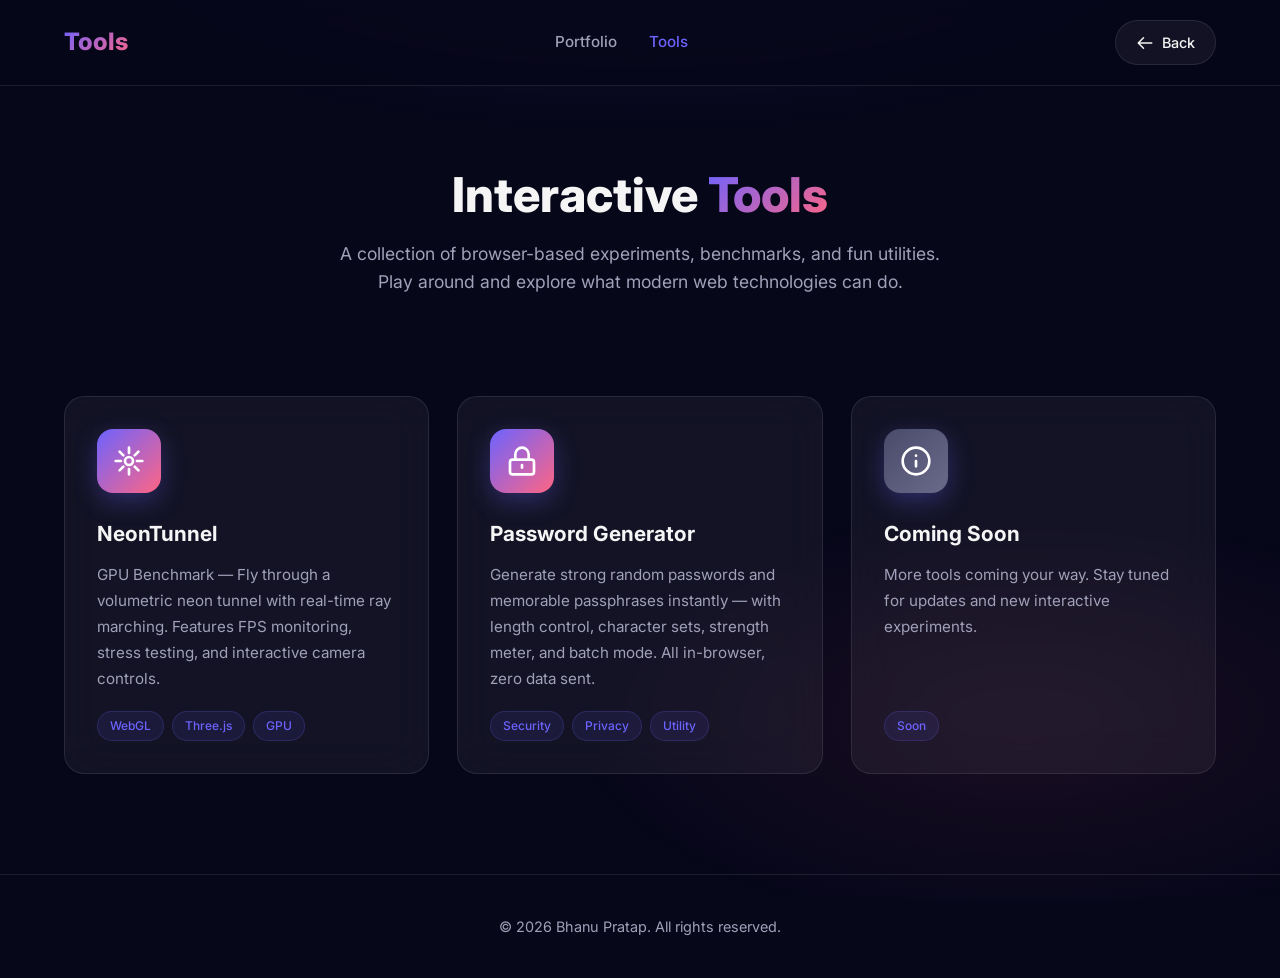
<file: tools/index.html>
<!DOCTYPE html>
<html lang="en">
<head>
  <meta charset="utf-8">
  <meta name="viewport" content="width=device-width, initial-scale=1.0">
  <title>Tools — Interactive Experiments | Bhanu Pratap</title>
  <meta name="description" content="Interactive tools and experiments including NeonTunnel GPU benchmark.">
  
  <!-- Fonts -->
  <link rel="preconnect" href="https://fonts.googleapis.com">
  <link rel="preconnect" href="https://fonts.gstatic.com" crossorigin>
  <link href="https://fonts.googleapis.com/css2?family=Inter:wght@300;400;500;600;700;800&family=Fira+Code:wght@400;500&display=swap" rel="stylesheet">
  
  <!-- Styles -->
  <link rel="stylesheet" href="https://er-bhanu-pratap.github.io/assets/tools/css/tools.css">
  
  <!-- Favicon -->
  <link rel="icon" href="https://er-bhanu-pratap.github.io/assets/img/favicon.ico" type="image/x-icon">
</head>
<body>
  
  <!-- Mobile Navigation Overlay -->
  <div class="mobile-nav" id="mobileNav">
    <button class="close-btn" id="closeNav">&times;</button>
    <a href="/">Portfolio</a>
    <a href="/tools/" class="active">Tools</a>
    <!-- <a href="/chat/">Chat</a> -->
  </div>
  
  <!-- Header -->
  <header class="header">
    <div class="container">
      <div class="header-content">
        <a href="/" class="logo">Tools</a>
        
        <nav class="nav">
          <a href="/">Portfolio</a>
          <a href="/tools/" class="active">Tools</a>
          <!-- <a href="/chat/">Chat</a> -->
        </nav>
        
        <a href="/" class="back-btn">
          <svg xmlns="http://www.w3.org/2000/svg" fill="none" viewBox="0 0 24 24" stroke="currentColor">
            <path stroke-linecap="round" stroke-linejoin="round" stroke-width="2" d="M10 19l-7-7m0 0l7-7m-7 7h18" />
          </svg>
          Back
        </a>
        
        <div class="menu-toggle" id="menuToggle">
          <span></span>
          <span></span>
          <span></span>
        </div>
      </div>
    </div>
  </header>
  
  <!-- Hero Section -->
  <section class="hero">
    <div class="container">
      <h1 class="hero-title">
        Interactive <span class="grad">Tools</span>
      </h1>
      <p class="hero-subtitle">
        A collection of browser-based experiments, benchmarks, and fun utilities. 
        Play around and explore what modern web technologies can do.
      </p>
    </div>
  </section>
  
  <!-- Tools Grid -->
  <section class="tools-section">
    <div class="container">
      <div class="tools-grid">
        
        <!-- NeonTunnel - GPU Benchmark -->
        <a href="neontunnel.html" target="_blank" class="tool-card">
          <div class="tool-icon">
            <svg width="32" height="32" viewBox="0 0 24 24" fill="none" stroke="currentColor" stroke-width="2" stroke-linecap="round" stroke-linejoin="round">
              <path d="M12 2v4M12 18v4M4.93 4.93l2.83 2.83M16.24 16.24l2.83 2.83M2 12h4M18 12h4M4.93 19.07l2.83-2.83M16.24 7.76l2.83-2.83"/>
              <circle cx="12" cy="12" r="3"/>
            </svg>
          </div>
          <h3 class="tool-title">NeonTunnel</h3>
          <p class="tool-desc">
            GPU Benchmark — Fly through a volumetric neon tunnel with real-time ray marching. Features FPS monitoring, stress testing, and interactive camera controls.
          </p>
          <div class="tool-tags">
            <span class="tool-tag">WebGL</span>
            <span class="tool-tag">Three.js</span>
            <span class="tool-tag">GPU</span>
          </div>
        </a>
        
        <!-- Password Generator -->
        <a href="password-generator.html" class="tool-card">
          <div class="tool-icon" style="background: linear-gradient(135deg, #6c63ff, #ff6584);">
            <svg width="32" height="32" viewBox="0 0 24 24" fill="none" stroke="currentColor" stroke-width="2" stroke-linecap="round" stroke-linejoin="round">
              <rect x="3" y="11" width="18" height="11" rx="2" ry="2"/>
              <path d="M7 11V7a5 5 0 0 1 10 0v4"/>
              <line x1="12" y1="15" x2="12" y2="17"/>
            </svg>
          </div>
          <h3 class="tool-title">Password Generator</h3>
          <p class="tool-desc">
            Generate strong random passwords and memorable passphrases instantly — with length control, character sets, strength meter, and batch mode. All in-browser, zero data sent.
          </p>
          <div class="tool-tags">
            <span class="tool-tag">Security</span>
            <span class="tool-tag">Privacy</span>
            <span class="tool-tag">Utility</span>
          </div>
        </a>
        
        <!-- Another Coming Soon -->
        <div class="tool-card" style="opacity: 0.6; cursor: default;">
          <div class="tool-icon" style="background: linear-gradient(135deg, #4a4a6a, #6a6a8a);">
            <svg width="32" height="32" viewBox="0 0 24 24" fill="none" stroke="currentColor" stroke-width="2" stroke-linecap="round" stroke-linejoin="round">
              <circle cx="12" cy="12" r="10"/>
              <path d="M12 16v-4M12 8h.01"/>
            </svg>
          </div>
          <h3 class="tool-title">Coming Soon</h3>
          <p class="tool-desc">
            More tools coming your way. Stay tuned for updates and new interactive experiments.
          </p>
          <div class="tool-tags">
            <span class="tool-tag">Soon</span>
          </div>
        </div>
        
      </div>
    </div>
  </section>
  
  <!-- Footer -->
  <footer class="footer">
    <div class="container">
      <p>&copy; 2026 Bhanu Pratap. All rights reserved.</p>
    </div>
  </footer>
  
  <!-- Scripts -->
  <script src="../assets/tools/js/tools.js"></script>
  
</body>
</html>
</file>
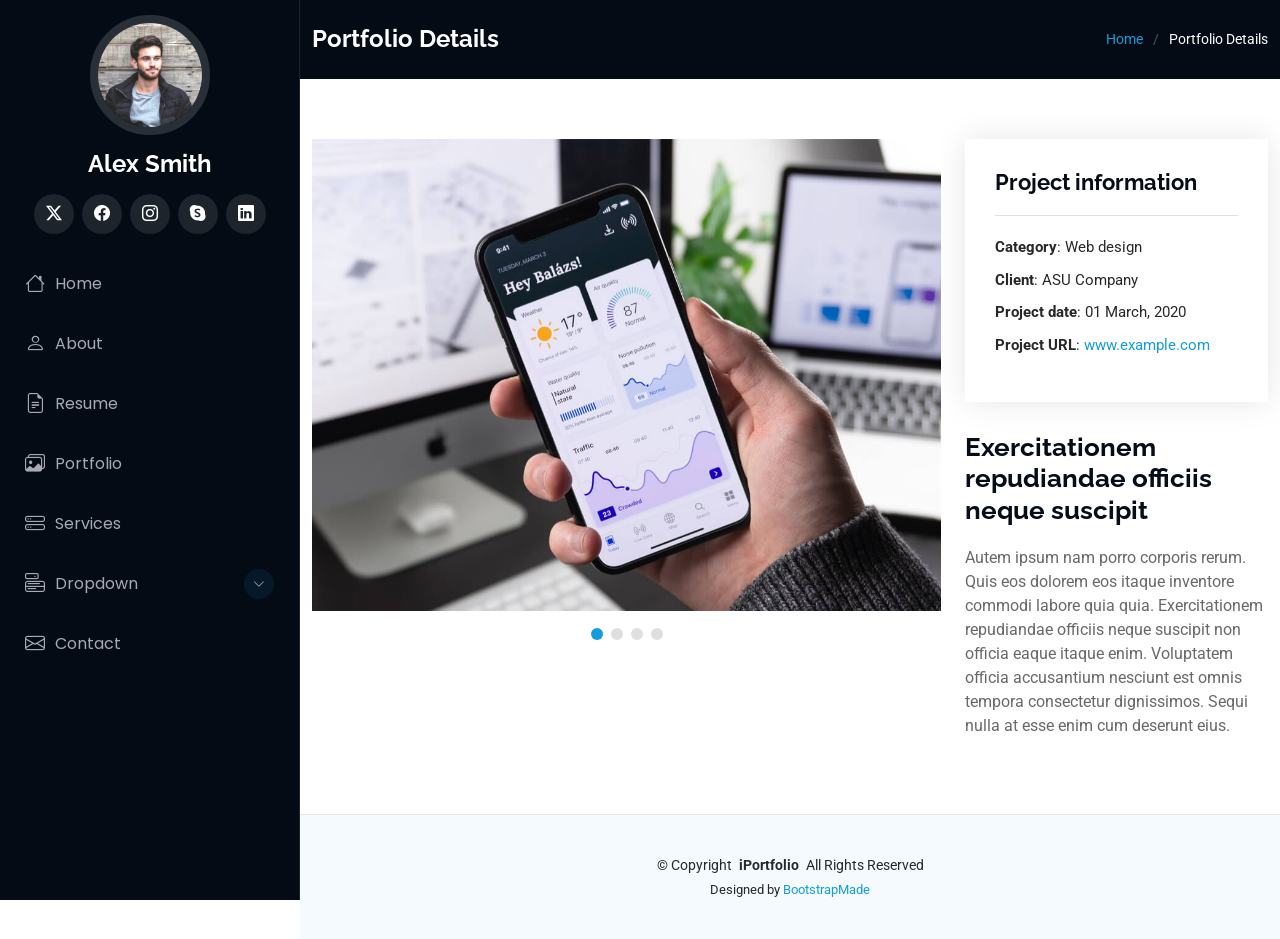
<file: portfolio-details.html>
<!DOCTYPE html>
<html lang="en">

<head>
  <meta charset="utf-8">
  <meta content="width=device-width, initial-scale=1.0" name="viewport">
  <title>Portfolio Details - iPortfolio Bootstrap Template</title>
  <meta content="" name="description">
  <meta content="" name="keywords">

  <!-- Favicons -->
  <link href="assets/img/favicon.png" rel="icon">
  <link href="assets/img/apple-touch-icon.png" rel="apple-touch-icon">

  <!-- Fonts -->
  <link href="https://fonts.googleapis.com" rel="preconnect">
  <link href="https://fonts.gstatic.com" rel="preconnect" crossorigin>
  <link href="https://fonts.googleapis.com/css2?family=Roboto:ital,wght@0,100;0,300;0,400;0,500;0,700;0,900;1,100;1,300;1,400;1,500;1,700;1,900&family=Poppins:ital,wght@0,100;0,200;0,300;0,400;0,500;0,600;0,700;0,800;0,900;1,100;1,200;1,300;1,400;1,500;1,600;1,700;1,800;1,900&family=Raleway:ital,wght@0,100;0,200;0,300;0,400;0,500;0,600;0,700;0,800;0,900;1,100;1,200;1,300;1,400;1,500;1,600;1,700;1,800;1,900&display=swap" rel="stylesheet">

  <!-- Vendor CSS Files -->
  <link href="assets/vendor/bootstrap/css/bootstrap.min.css" rel="stylesheet">
  <link href="assets/vendor/bootstrap-icons/bootstrap-icons.css" rel="stylesheet">
  <link href="assets/vendor/aos/aos.css" rel="stylesheet">
  <link href="assets/vendor/glightbox/css/glightbox.min.css" rel="stylesheet">
  <link href="assets/vendor/swiper/swiper-bundle.min.css" rel="stylesheet">

  <!-- Main CSS File -->
  <link href="assets/css/main.css" rel="stylesheet">

  <!-- =======================================================
  * Template Name: iPortfolio
  * Template URL: https://bootstrapmade.com/iportfolio-bootstrap-portfolio-websites-template/
  * Updated: Jun 29 2024 with Bootstrap v5.3.3
  * Author: BootstrapMade.com
  * License: https://bootstrapmade.com/license/
  ======================================================== -->
</head>

<body class="portfolio-details-page">

  <header id="header" class="header dark-background d-flex flex-column">
    <i class="header-toggle d-xl-none bi bi-list"></i>

    <div class="profile-img">
      <img src="assets/img/my-profile-img.jpg" alt="" class="img-fluid rounded-circle">
    </div>

    <a href="index.html" class="logo d-flex align-items-center justify-content-center">
      <!-- Uncomment the line below if you also wish to use an image logo -->
      <!-- <img src="assets/img/logo.png" alt=""> -->
      <h1 class="sitename">Alex Smith</h1>
    </a>

    <div class="social-links text-center">
      <a href="#" class="twitter"><i class="bi bi-twitter-x"></i></a>
      <a href="#" class="facebook"><i class="bi bi-facebook"></i></a>
      <a href="#" class="instagram"><i class="bi bi-instagram"></i></a>
      <a href="#" class="google-plus"><i class="bi bi-skype"></i></a>
      <a href="#" class="linkedin"><i class="bi bi-linkedin"></i></a>
    </div>

    <nav id="navmenu" class="navmenu">
      <ul>
        <li><a href="#hero"><i class="bi bi-house navicon"></i>Home</a></li>
        <li><a href="#about"><i class="bi bi-person navicon"></i> About</a></li>
        <li><a href="#resume"><i class="bi bi-file-earmark-text navicon"></i> Resume</a></li>
        <li><a href="#portfolio"><i class="bi bi-images navicon"></i> Portfolio</a></li>
        <li><a href="#services"><i class="bi bi-hdd-stack navicon"></i> Services</a></li>
        <li class="dropdown"><a href="#"><i class="bi bi-menu-button navicon"></i> <span>Dropdown</span> <i class="bi bi-chevron-down toggle-dropdown"></i></a>
          <ul>
            <li><a href="#">Dropdown 1</a></li>
            <li class="dropdown"><a href="#"><span>Deep Dropdown</span> <i class="bi bi-chevron-down toggle-dropdown"></i></a>
              <ul>
                <li><a href="#">Deep Dropdown 1</a></li>
                <li><a href="#">Deep Dropdown 2</a></li>
                <li><a href="#">Deep Dropdown 3</a></li>
                <li><a href="#">Deep Dropdown 4</a></li>
                <li><a href="#">Deep Dropdown 5</a></li>
              </ul>
            </li>
            <li><a href="#">Dropdown 2</a></li>
            <li><a href="#">Dropdown 3</a></li>
            <li><a href="#">Dropdown 4</a></li>
          </ul>
        </li>
        <li><a href="#contact"><i class="bi bi-envelope navicon"></i> Contact</a></li>
      </ul>
    </nav>

  </header>

  <main class="main">

    <!-- Page Title -->
    <div class="page-title dark-background">
      <div class="container d-lg-flex justify-content-between align-items-center">
        <h1 class="mb-2 mb-lg-0">Portfolio Details</h1>
        <nav class="breadcrumbs">
          <ol>
            <li><a href="index.html">Home</a></li>
            <li class="current">Portfolio Details</li>
          </ol>
        </nav>
      </div>
    </div><!-- End Page Title -->

    <!-- Portfolio Details Section -->
    <section id="portfolio-details" class="portfolio-details section">

      <div class="container" data-aos="fade-up" data-aos-delay="100">

        <div class="row gy-4">

          <div class="col-lg-8">
            <div class="portfolio-details-slider swiper init-swiper">

              <script type="application/json" class="swiper-config">
                {
                  "loop": true,
                  "speed": 600,
                  "autoplay": {
                    "delay": 5000
                  },
                  "slidesPerView": "auto",
                  "pagination": {
                    "el": ".swiper-pagination",
                    "type": "bullets",
                    "clickable": true
                  }
                }
              </script>

              <div class="swiper-wrapper align-items-center">

                <div class="swiper-slide">
                  <img src="assets/img/portfolio/app-1.jpg" alt="">
                </div>

                <div class="swiper-slide">
                  <img src="assets/img/portfolio/product-1.jpg" alt="">
                </div>

                <div class="swiper-slide">
                  <img src="assets/img/portfolio/branding-1.jpg" alt="">
                </div>

                <div class="swiper-slide">
                  <img src="assets/img/portfolio/books-1.jpg" alt="">
                </div>

              </div>
              <div class="swiper-pagination"></div>
            </div>
          </div>

          <div class="col-lg-4">
            <div class="portfolio-info" data-aos="fade-up" data-aos-delay="200">
              <h3>Project information</h3>
              <ul>
                <li><strong>Category</strong>: Web design</li>
                <li><strong>Client</strong>: ASU Company</li>
                <li><strong>Project date</strong>: 01 March, 2020</li>
                <li><strong>Project URL</strong>: <a href="#">www.example.com</a></li>
              </ul>
            </div>
            <div class="portfolio-description" data-aos="fade-up" data-aos-delay="300">
              <h2>Exercitationem repudiandae officiis neque suscipit</h2>
              <p>
                Autem ipsum nam porro corporis rerum. Quis eos dolorem eos itaque inventore commodi labore quia quia. Exercitationem repudiandae officiis neque suscipit non officia eaque itaque enim. Voluptatem officia accusantium nesciunt est omnis tempora consectetur dignissimos. Sequi nulla at esse enim cum deserunt eius.
              </p>
            </div>
          </div>

        </div>

      </div>

    </section><!-- /Portfolio Details Section -->

  </main>

  <footer id="footer" class="footer position-relative light-background">

    <div class="container">
      <div class="copyright text-center ">
        <p>© <span>Copyright</span> <strong class="px-1 sitename">iPortfolio</strong> <span>All Rights Reserved</span></p>
      </div>
      <div class="credits">
        <!-- All the links in the footer should remain intact. -->
        <!-- You can delete the links only if you've purchased the pro version. -->
        <!-- Licensing information: https://bootstrapmade.com/license/ -->
        <!-- Purchase the pro version with working PHP/AJAX contact form: [buy-url] -->
        Designed by <a href="https://bootstrapmade.com/">BootstrapMade</a>
      </div>
    </div>

  </footer>

  <!-- Scroll Top -->
  <a href="#" id="scroll-top" class="scroll-top d-flex align-items-center justify-content-center"><i class="bi bi-arrow-up-short"></i></a>

  <!-- Preloader -->
  <div id="preloader"></div>

  <!-- Vendor JS Files -->
  <script src="assets/vendor/bootstrap/js/bootstrap.bundle.min.js"></script>
  <script src="assets/vendor/php-email-form/validate.js"></script>
  <script src="assets/vendor/aos/aos.js"></script>
  <script src="assets/vendor/typed.js/typed.umd.js"></script>
  <script src="assets/vendor/purecounter/purecounter_vanilla.js"></script>
  <script src="assets/vendor/waypoints/noframework.waypoints.js"></script>
  <script src="assets/vendor/glightbox/js/glightbox.min.js"></script>
  <script src="assets/vendor/imagesloaded/imagesloaded.pkgd.min.js"></script>
  <script src="assets/vendor/isotope-layout/isotope.pkgd.min.js"></script>
  <script src="assets/vendor/swiper/swiper-bundle.min.js"></script>

  <!-- Main JS File -->
  <script src="assets/js/main.js"></script>

</body>

</html>
</file>
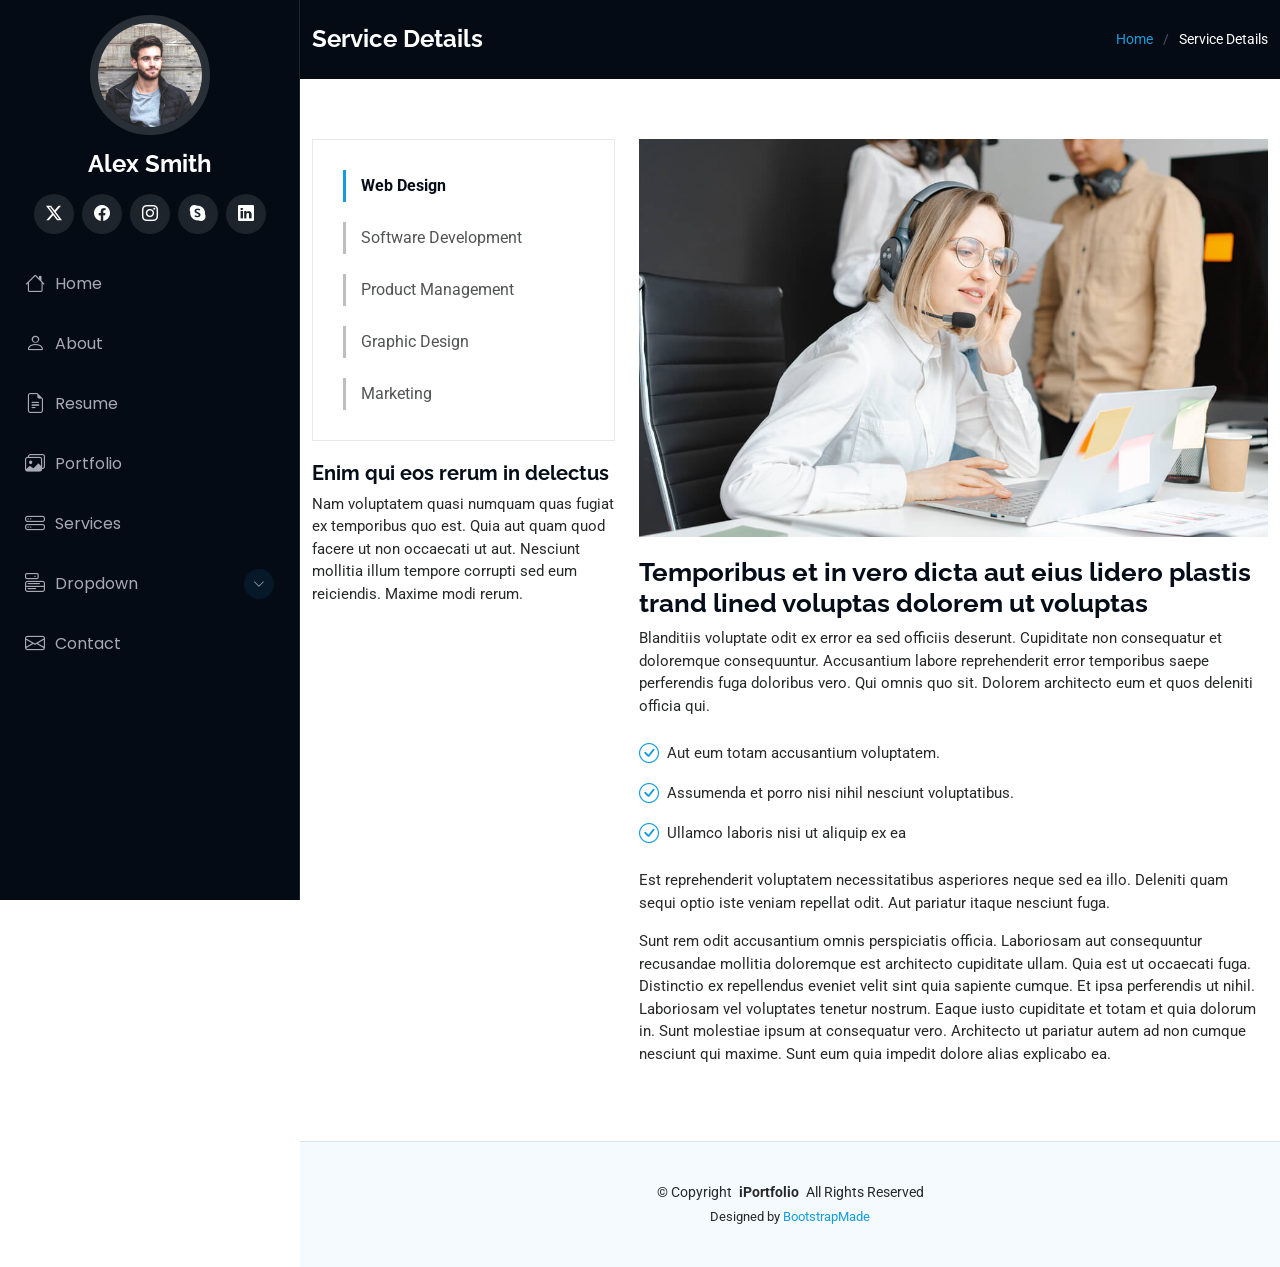
<file: service-details.html>
<!DOCTYPE html>
<html lang="en">

<head>
  <meta charset="utf-8">
  <meta content="width=device-width, initial-scale=1.0" name="viewport">
  <title>Service Details - iPortfolio Bootstrap Template</title>
  <meta content="" name="description">
  <meta content="" name="keywords">

  <!-- Favicons -->
  <link href="assets/img/favicon.png" rel="icon">
  <link href="assets/img/apple-touch-icon.png" rel="apple-touch-icon">

  <!-- Fonts -->
  <link href="https://fonts.googleapis.com" rel="preconnect">
  <link href="https://fonts.gstatic.com" rel="preconnect" crossorigin>
  <link href="https://fonts.googleapis.com/css2?family=Roboto:ital,wght@0,100;0,300;0,400;0,500;0,700;0,900;1,100;1,300;1,400;1,500;1,700;1,900&family=Poppins:ital,wght@0,100;0,200;0,300;0,400;0,500;0,600;0,700;0,800;0,900;1,100;1,200;1,300;1,400;1,500;1,600;1,700;1,800;1,900&family=Raleway:ital,wght@0,100;0,200;0,300;0,400;0,500;0,600;0,700;0,800;0,900;1,100;1,200;1,300;1,400;1,500;1,600;1,700;1,800;1,900&display=swap" rel="stylesheet">

  <!-- Vendor CSS Files -->
  <link href="assets/vendor/bootstrap/css/bootstrap.min.css" rel="stylesheet">
  <link href="assets/vendor/bootstrap-icons/bootstrap-icons.css" rel="stylesheet">
  <link href="assets/vendor/aos/aos.css" rel="stylesheet">
  <link href="assets/vendor/glightbox/css/glightbox.min.css" rel="stylesheet">
  <link href="assets/vendor/swiper/swiper-bundle.min.css" rel="stylesheet">

  <!-- Main CSS File -->
  <link href="assets/css/main.css" rel="stylesheet">

  <!-- =======================================================
  * Template Name: iPortfolio
  * Template URL: https://bootstrapmade.com/iportfolio-bootstrap-portfolio-websites-template/
  * Updated: Jun 29 2024 with Bootstrap v5.3.3
  * Author: BootstrapMade.com
  * License: https://bootstrapmade.com/license/
  ======================================================== -->
</head>

<body class="service-details-page">

  <header id="header" class="header dark-background d-flex flex-column">
    <i class="header-toggle d-xl-none bi bi-list"></i>

    <div class="profile-img">
      <img src="assets/img/my-profile-img.jpg" alt="" class="img-fluid rounded-circle">
    </div>

    <a href="index.html" class="logo d-flex align-items-center justify-content-center">
      <!-- Uncomment the line below if you also wish to use an image logo -->
      <!-- <img src="assets/img/logo.png" alt=""> -->
      <h1 class="sitename">Alex Smith</h1>
    </a>

    <div class="social-links text-center">
      <a href="#" class="twitter"><i class="bi bi-twitter-x"></i></a>
      <a href="#" class="facebook"><i class="bi bi-facebook"></i></a>
      <a href="#" class="instagram"><i class="bi bi-instagram"></i></a>
      <a href="#" class="google-plus"><i class="bi bi-skype"></i></a>
      <a href="#" class="linkedin"><i class="bi bi-linkedin"></i></a>
    </div>

    <nav id="navmenu" class="navmenu">
      <ul>
        <li><a href="#hero"><i class="bi bi-house navicon"></i>Home</a></li>
        <li><a href="#about"><i class="bi bi-person navicon"></i> About</a></li>
        <li><a href="#resume"><i class="bi bi-file-earmark-text navicon"></i> Resume</a></li>
        <li><a href="#portfolio"><i class="bi bi-images navicon"></i> Portfolio</a></li>
        <li><a href="#services"><i class="bi bi-hdd-stack navicon"></i> Services</a></li>
        <li class="dropdown"><a href="#"><i class="bi bi-menu-button navicon"></i> <span>Dropdown</span> <i class="bi bi-chevron-down toggle-dropdown"></i></a>
          <ul>
            <li><a href="#">Dropdown 1</a></li>
            <li class="dropdown"><a href="#"><span>Deep Dropdown</span> <i class="bi bi-chevron-down toggle-dropdown"></i></a>
              <ul>
                <li><a href="#">Deep Dropdown 1</a></li>
                <li><a href="#">Deep Dropdown 2</a></li>
                <li><a href="#">Deep Dropdown 3</a></li>
                <li><a href="#">Deep Dropdown 4</a></li>
                <li><a href="#">Deep Dropdown 5</a></li>
              </ul>
            </li>
            <li><a href="#">Dropdown 2</a></li>
            <li><a href="#">Dropdown 3</a></li>
            <li><a href="#">Dropdown 4</a></li>
          </ul>
        </li>
        <li><a href="#contact"><i class="bi bi-envelope navicon"></i> Contact</a></li>
      </ul>
    </nav>

  </header>

  <main class="main">

    <!-- Page Title -->
    <div class="page-title dark-background">
      <div class="container d-lg-flex justify-content-between align-items-center">
        <h1 class="mb-2 mb-lg-0">Service Details</h1>
        <nav class="breadcrumbs">
          <ol>
            <li><a href="index.html">Home</a></li>
            <li class="current">Service Details</li>
          </ol>
        </nav>
      </div>
    </div><!-- End Page Title -->

    <!-- Service Details Section -->
    <section id="service-details" class="service-details section">

      <div class="container">

        <div class="row gy-4">

          <div class="col-lg-4" data-aos="fade-up" data-aos-delay="100">
            <div class="services-list">
              <a href="#" class="active">Web Design</a>
              <a href="#">Software Development</a>
              <a href="#">Product Management</a>
              <a href="#">Graphic Design</a>
              <a href="#">Marketing</a>
            </div>

            <h4>Enim qui eos rerum in delectus</h4>
            <p>Nam voluptatem quasi numquam quas fugiat ex temporibus quo est. Quia aut quam quod facere ut non occaecati ut aut. Nesciunt mollitia illum tempore corrupti sed eum reiciendis. Maxime modi rerum.</p>
          </div>

          <div class="col-lg-8" data-aos="fade-up" data-aos-delay="200">
            <img src="assets/img/services.jpg" alt="" class="img-fluid services-img">
            <h3>Temporibus et in vero dicta aut eius lidero plastis trand lined voluptas dolorem ut voluptas</h3>
            <p>
              Blanditiis voluptate odit ex error ea sed officiis deserunt. Cupiditate non consequatur et doloremque consequuntur. Accusantium labore reprehenderit error temporibus saepe perferendis fuga doloribus vero. Qui omnis quo sit. Dolorem architecto eum et quos deleniti officia qui.
            </p>
            <ul>
              <li><i class="bi bi-check-circle"></i> <span>Aut eum totam accusantium voluptatem.</span></li>
              <li><i class="bi bi-check-circle"></i> <span>Assumenda et porro nisi nihil nesciunt voluptatibus.</span></li>
              <li><i class="bi bi-check-circle"></i> <span>Ullamco laboris nisi ut aliquip ex ea</span></li>
            </ul>
            <p>
              Est reprehenderit voluptatem necessitatibus asperiores neque sed ea illo. Deleniti quam sequi optio iste veniam repellat odit. Aut pariatur itaque nesciunt fuga.
            </p>
            <p>
              Sunt rem odit accusantium omnis perspiciatis officia. Laboriosam aut consequuntur recusandae mollitia doloremque est architecto cupiditate ullam. Quia est ut occaecati fuga. Distinctio ex repellendus eveniet velit sint quia sapiente cumque. Et ipsa perferendis ut nihil. Laboriosam vel voluptates tenetur nostrum. Eaque iusto cupiditate et totam et quia dolorum in. Sunt molestiae ipsum at consequatur vero. Architecto ut pariatur autem ad non cumque nesciunt qui maxime. Sunt eum quia impedit dolore alias explicabo ea.
            </p>
          </div>

        </div>

      </div>

    </section><!-- /Service Details Section -->

  </main>

  <footer id="footer" class="footer position-relative light-background">

    <div class="container">
      <div class="copyright text-center ">
        <p>© <span>Copyright</span> <strong class="px-1 sitename">iPortfolio</strong> <span>All Rights Reserved</span></p>
      </div>
      <div class="credits">
        <!-- All the links in the footer should remain intact. -->
        <!-- You can delete the links only if you've purchased the pro version. -->
        <!-- Licensing information: https://bootstrapmade.com/license/ -->
        <!-- Purchase the pro version with working PHP/AJAX contact form: [buy-url] -->
        Designed by <a href="https://bootstrapmade.com/">BootstrapMade</a>
      </div>
    </div>

  </footer>

  <!-- Scroll Top -->
  <a href="#" id="scroll-top" class="scroll-top d-flex align-items-center justify-content-center"><i class="bi bi-arrow-up-short"></i></a>

  <!-- Preloader -->
  <div id="preloader"></div>

  <!-- Vendor JS Files -->
  <script src="assets/vendor/bootstrap/js/bootstrap.bundle.min.js"></script>
  <script src="assets/vendor/php-email-form/validate.js"></script>
  <script src="assets/vendor/aos/aos.js"></script>
  <script src="assets/vendor/typed.js/typed.umd.js"></script>
  <script src="assets/vendor/purecounter/purecounter_vanilla.js"></script>
  <script src="assets/vendor/waypoints/noframework.waypoints.js"></script>
  <script src="assets/vendor/glightbox/js/glightbox.min.js"></script>
  <script src="assets/vendor/imagesloaded/imagesloaded.pkgd.min.js"></script>
  <script src="assets/vendor/isotope-layout/isotope.pkgd.min.js"></script>
  <script src="assets/vendor/swiper/swiper-bundle.min.js"></script>

  <!-- Main JS File -->
  <script src="assets/js/main.js"></script>

</body>

</html>
</file>
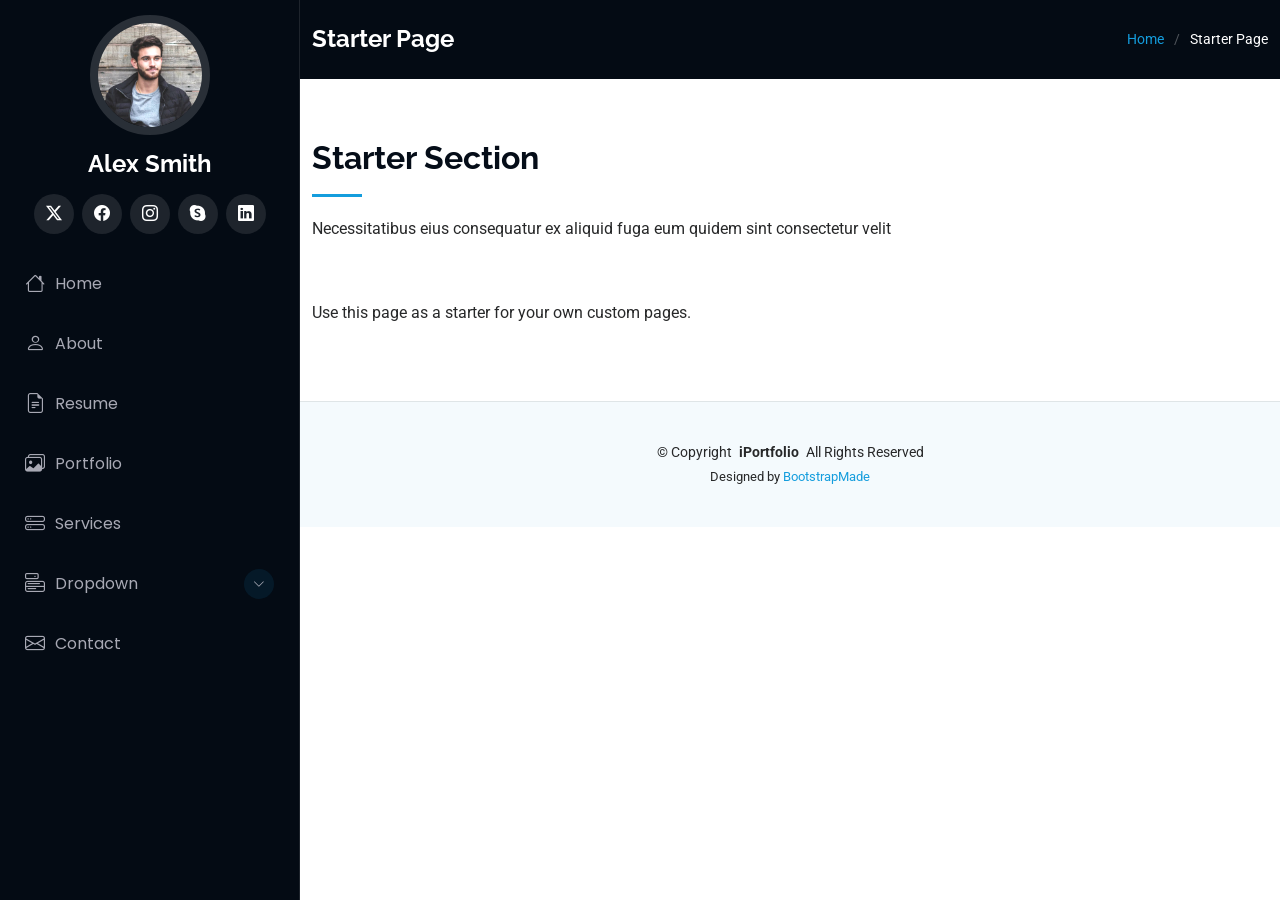
<file: starter-page.html>
<!DOCTYPE html>
<html lang="en">

<head>
  <meta charset="utf-8">
  <meta content="width=device-width, initial-scale=1.0" name="viewport">
  <title>Starter Page - iPortfolio Bootstrap Template</title>
  <meta content="" name="description">
  <meta content="" name="keywords">

  <!-- Favicons -->
  <link href="assets/img/favicon.png" rel="icon">
  <link href="assets/img/apple-touch-icon.png" rel="apple-touch-icon">

  <!-- Fonts -->
  <link href="https://fonts.googleapis.com" rel="preconnect">
  <link href="https://fonts.gstatic.com" rel="preconnect" crossorigin>
  <link href="https://fonts.googleapis.com/css2?family=Roboto:ital,wght@0,100;0,300;0,400;0,500;0,700;0,900;1,100;1,300;1,400;1,500;1,700;1,900&family=Poppins:ital,wght@0,100;0,200;0,300;0,400;0,500;0,600;0,700;0,800;0,900;1,100;1,200;1,300;1,400;1,500;1,600;1,700;1,800;1,900&family=Raleway:ital,wght@0,100;0,200;0,300;0,400;0,500;0,600;0,700;0,800;0,900;1,100;1,200;1,300;1,400;1,500;1,600;1,700;1,800;1,900&display=swap" rel="stylesheet">

  <!-- Vendor CSS Files -->
  <link href="assets/vendor/bootstrap/css/bootstrap.min.css" rel="stylesheet">
  <link href="assets/vendor/bootstrap-icons/bootstrap-icons.css" rel="stylesheet">
  <link href="assets/vendor/aos/aos.css" rel="stylesheet">
  <link href="assets/vendor/glightbox/css/glightbox.min.css" rel="stylesheet">
  <link href="assets/vendor/swiper/swiper-bundle.min.css" rel="stylesheet">

  <!-- Main CSS File -->
  <link href="assets/css/main.css" rel="stylesheet">

  <!-- =======================================================
  * Template Name: iPortfolio
  * Template URL: https://bootstrapmade.com/iportfolio-bootstrap-portfolio-websites-template/
  * Updated: Jun 29 2024 with Bootstrap v5.3.3
  * Author: BootstrapMade.com
  * License: https://bootstrapmade.com/license/
  ======================================================== -->
</head>

<body class="starter-page-page">

  <header id="header" class="header dark-background d-flex flex-column">
    <i class="header-toggle d-xl-none bi bi-list"></i>

    <div class="profile-img">
      <img src="assets/img/my-profile-img.jpg" alt="" class="img-fluid rounded-circle">
    </div>

    <a href="index.html" class="logo d-flex align-items-center justify-content-center">
      <!-- Uncomment the line below if you also wish to use an image logo -->
      <!-- <img src="assets/img/logo.png" alt=""> -->
      <h1 class="sitename">Alex Smith</h1>
    </a>

    <div class="social-links text-center">
      <a href="#" class="twitter"><i class="bi bi-twitter-x"></i></a>
      <a href="#" class="facebook"><i class="bi bi-facebook"></i></a>
      <a href="#" class="instagram"><i class="bi bi-instagram"></i></a>
      <a href="#" class="google-plus"><i class="bi bi-skype"></i></a>
      <a href="#" class="linkedin"><i class="bi bi-linkedin"></i></a>
    </div>

    <nav id="navmenu" class="navmenu">
      <ul>
        <li><a href="#hero"><i class="bi bi-house navicon"></i>Home</a></li>
        <li><a href="#about"><i class="bi bi-person navicon"></i> About</a></li>
        <li><a href="#resume"><i class="bi bi-file-earmark-text navicon"></i> Resume</a></li>
        <li><a href="#portfolio"><i class="bi bi-images navicon"></i> Portfolio</a></li>
        <li><a href="#services"><i class="bi bi-hdd-stack navicon"></i> Services</a></li>
        <li class="dropdown"><a href="#"><i class="bi bi-menu-button navicon"></i> <span>Dropdown</span> <i class="bi bi-chevron-down toggle-dropdown"></i></a>
          <ul>
            <li><a href="#">Dropdown 1</a></li>
            <li class="dropdown"><a href="#"><span>Deep Dropdown</span> <i class="bi bi-chevron-down toggle-dropdown"></i></a>
              <ul>
                <li><a href="#">Deep Dropdown 1</a></li>
                <li><a href="#">Deep Dropdown 2</a></li>
                <li><a href="#">Deep Dropdown 3</a></li>
                <li><a href="#">Deep Dropdown 4</a></li>
                <li><a href="#">Deep Dropdown 5</a></li>
              </ul>
            </li>
            <li><a href="#">Dropdown 2</a></li>
            <li><a href="#">Dropdown 3</a></li>
            <li><a href="#">Dropdown 4</a></li>
          </ul>
        </li>
        <li><a href="#contact"><i class="bi bi-envelope navicon"></i> Contact</a></li>
      </ul>
    </nav>

  </header>

  <main class="main">

    <!-- Page Title -->
    <div class="page-title dark-background">
      <div class="container d-lg-flex justify-content-between align-items-center">
        <h1 class="mb-2 mb-lg-0">Starter Page</h1>
        <nav class="breadcrumbs">
          <ol>
            <li><a href="index.html">Home</a></li>
            <li class="current">Starter Page</li>
          </ol>
        </nav>
      </div>
    </div><!-- End Page Title -->

    <!-- Starter Section Section -->
    <section id="starter-section" class="starter-section section">

      <!-- Section Title -->
      <div class="container section-title" data-aos="fade-up">
        <h2>Starter Section</h2>
        <p>Necessitatibus eius consequatur ex aliquid fuga eum quidem sint consectetur velit</p>
      </div><!-- End Section Title -->

      <div class="container" data-aos="fade-up">
        <p>Use this page as a starter for your own custom pages.</p>
      </div>

    </section><!-- /Starter Section Section -->

  </main>

  <footer id="footer" class="footer position-relative light-background">

    <div class="container">
      <div class="copyright text-center ">
        <p>© <span>Copyright</span> <strong class="px-1 sitename">iPortfolio</strong> <span>All Rights Reserved</span></p>
      </div>
      <div class="credits">
        <!-- All the links in the footer should remain intact. -->
        <!-- You can delete the links only if you've purchased the pro version. -->
        <!-- Licensing information: https://bootstrapmade.com/license/ -->
        <!-- Purchase the pro version with working PHP/AJAX contact form: [buy-url] -->
        Designed by <a href="https://bootstrapmade.com/">BootstrapMade</a>
      </div>
    </div>

  </footer>

  <!-- Scroll Top -->
  <a href="#" id="scroll-top" class="scroll-top d-flex align-items-center justify-content-center"><i class="bi bi-arrow-up-short"></i></a>

  <!-- Preloader -->
  <div id="preloader"></div>

  <!-- Vendor JS Files -->
  <script src="assets/vendor/bootstrap/js/bootstrap.bundle.min.js"></script>
  <script src="assets/vendor/php-email-form/validate.js"></script>
  <script src="assets/vendor/aos/aos.js"></script>
  <script src="assets/vendor/typed.js/typed.umd.js"></script>
  <script src="assets/vendor/purecounter/purecounter_vanilla.js"></script>
  <script src="assets/vendor/waypoints/noframework.waypoints.js"></script>
  <script src="assets/vendor/glightbox/js/glightbox.min.js"></script>
  <script src="assets/vendor/imagesloaded/imagesloaded.pkgd.min.js"></script>
  <script src="assets/vendor/isotope-layout/isotope.pkgd.min.js"></script>
  <script src="assets/vendor/swiper/swiper-bundle.min.js"></script>

  <!-- Main JS File -->
  <script src="assets/js/main.js"></script>

</body>

</html>
</file>
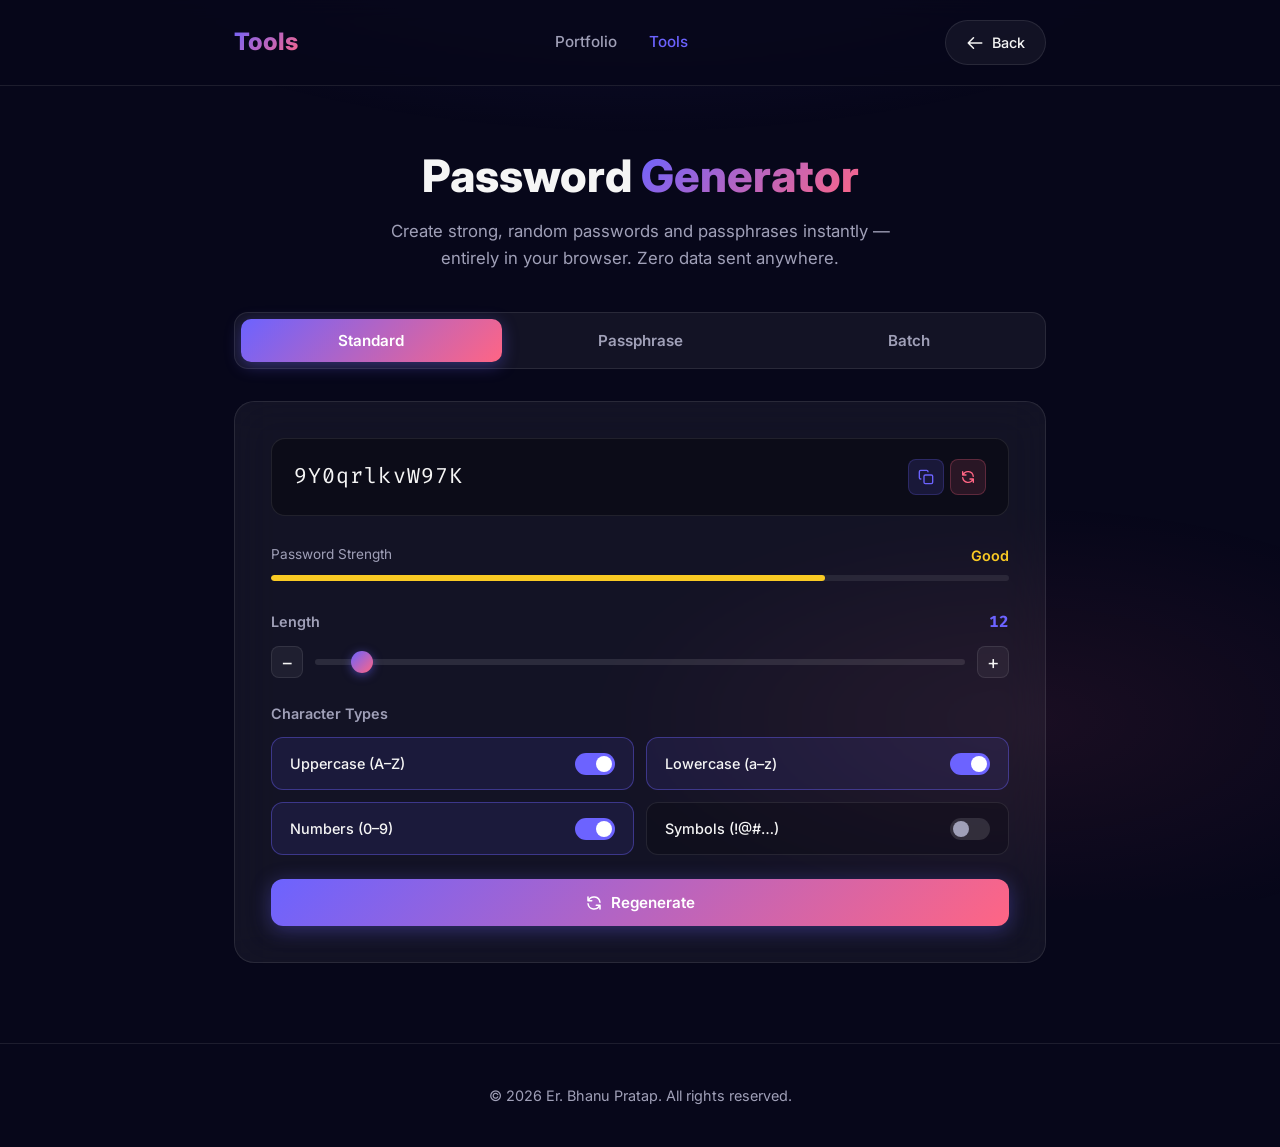
<file: tools/password-generator.html>
<!DOCTYPE html>
<html lang="en">
<head>
  <meta charset="utf-8">
  <meta name="viewport" content="width=device-width, initial-scale=1.0">
  <title>Password Generator — Tools | Er. Bhanu Pratap</title>

  <!-- SEO -->
  <meta name="description" content="Generate strong random passwords and memorable passphrases instantly in your browser. Supports length control, character sets, strength meter, batch mode, and passphrase mode. No data ever leaves your device.">
  <meta name="keywords" content="password generator, random password, strong password, secure password, passphrase generator, password strength, online password tool, free password generator">
  <meta name="author" content="Er. Bhanu Pratap">
  <meta name="robots" content="index, follow">
  <link rel="canonical" href="https://er-bhanu-pratap.github.io/tools/password-generator.html">

  <!-- Open Graph -->
  <meta property="og:type" content="website">
  <meta property="og:title" content="Password Generator — Tools | Er. Bhanu Pratap">
  <meta property="og:description" content="Generate strong random passwords and passphrases instantly in your browser. Adjustable length, character sets, strength meter, batch & passphrase modes. 100% private.">
  <meta property="og:url" content="https://er-bhanu-pratap.github.io/tools/password-generator.html">
  <meta property="og:image" content="https://er-bhanu-pratap.github.io/assets/img/Bhanu-Pratap.jpg">
  <meta property="og:site_name" content="Er. Bhanu Pratap — Tools">

  <!-- Twitter Card -->
  <meta name="twitter:card" content="summary_large_image">
  <meta name="twitter:title" content="Password Generator — Tools | Er. Bhanu Pratap">
  <meta name="twitter:description" content="Generate strong random passwords and passphrases instantly in your browser. Adjustable length, character sets, strength meter, batch & passphrase modes. 100% private.">
  <meta name="twitter:image" content="https://er-bhanu-pratap.github.io/assets/img/Bhanu-Pratap.jpg">

  <!-- JSON-LD Structured Data -->
  <script type="application/ld+json">
  {
    "@context": "https://schema.org",
    "@type": "WebApplication",
    "name": "Password Generator",
    "url": "https://er-bhanu-pratap.github.io/tools/password-generator.html",
    "description": "Generate strong random passwords and memorable passphrases instantly in your browser. No data ever leaves your device.",
    "applicationCategory": "SecurityApplication",
    "operatingSystem": "All",
    "author": {
      "@type": "Person",
      "name": "Er. Bhanu Pratap",
      "url": "https://er-bhanu-pratap.github.io"
    },
    "offers": {
      "@type": "Offer",
      "price": "0",
      "priceCurrency": "USD"
    }
  }
  </script>

  <!-- Fonts -->
  <link rel="preconnect" href="https://fonts.googleapis.com">
  <link rel="preconnect" href="https://fonts.gstatic.com" crossorigin>
  <link href="https://fonts.googleapis.com/css2?family=Inter:wght@300;400;500;600;700;800&family=Fira+Code:wght@400;500&display=swap" rel="stylesheet">

  <!-- Styles -->
  <link rel="stylesheet" href="../assets/tools/css/password-generator.css">

  <!-- Favicon -->
  <link rel="icon" href="https://er-bhanu-pratap.github.io/assets/img/favicon.ico" type="image/x-icon">
  <link rel="apple-touch-icon" href="https://er-bhanu-pratap.github.io/assets/img/apple-touch-icon.png">
  <meta name="google-site-verification" content="nDN80FId8nVMH1SX0XhqF9NyLUz7Lh0v-5GaRpYu3ys" />
</head>
<body>

  <!-- Mobile Navigation Overlay -->
  <div class="mobile-nav" id="mobileNav">
    <button class="close-btn" id="closeNav">&times;</button>
    <a href="/">Portfolio</a>
    <a href="/tools/" class="active">Tools</a>
    <!-- <a href="/chat/">Chat</a> -->
  </div>

  <!-- Header -->
  <header class="header">
    <div class="container">
      <div class="header-content">
        <a href="/tools/" class="logo">Tools</a>

        <nav class="nav">
          <a href="/">Portfolio</a>
          <a href="/tools/" class="active">Tools</a>
          <!-- <a href="/chat/">Chat</a> -->
        </nav>

        <a href="/tools/" class="back-btn">
          <svg xmlns="http://www.w3.org/2000/svg" fill="none" viewBox="0 0 24 24" stroke="currentColor">
            <path stroke-linecap="round" stroke-linejoin="round" stroke-width="2" d="M10 19l-7-7m0 0l7-7m-7 7h18" />
          </svg>
          Back
        </a>

        <div class="menu-toggle" id="menuToggle">
          <span></span><span></span><span></span>
        </div>
      </div>
    </div>
  </header>

  <!-- Hero -->
  <section class="hero">
    <div class="container">
      <h1 class="hero-title">Password <span class="grad">Generator</span></h1>
      <p class="hero-subtitle">
        Create strong, random passwords and passphrases instantly — entirely in your browser. Zero data sent anywhere.
      </p>
    </div>
  </section>

  <!-- Main Content -->
  <section class="tabs-wrapper">
    <div class="container">

      <!-- Tab Nav -->
      <div class="tabs-nav">
        <button class="tab-btn active" data-tab="tab-standard">Standard</button>
        <button class="tab-btn" data-tab="tab-passphrase">Passphrase</button>
        <button class="tab-btn" data-tab="tab-batch">Batch</button>
      </div>

      <!-- ── Standard Tab ─────────────────────────────── -->
      <div class="tab-panel active" id="tab-standard">
        <div class="card">

          <!-- Output -->
          <div class="pwd-display-wrap">
            <div class="pwd-display" id="stdOutputWrap">
              <span id="stdOutput" class="pwd-text"></span>
              <div class="inline-actions">
                <button class="copy-inline" id="stdCopyBtn" title="Copy password">
                  <svg xmlns="http://www.w3.org/2000/svg" fill="none" viewBox="0 0 24 24" stroke="currentColor" stroke-width="2">
                    <rect x="9" y="9" width="13" height="13" rx="2" ry="2"></rect>
                    <path d="M5 15H4a2 2 0 0 1-2-2V4a2 2 0 0 1 2-2h9a2 2 0 0 1 2 2v1"></path>
                  </svg>
                </button>
                <button class="copy-inline regen-inline" id="stdGenBtn" title="Regenerate password">
                  <svg xmlns="http://www.w3.org/2000/svg" fill="none" viewBox="0 0 24 24" stroke="currentColor" stroke-width="2">
                    <path stroke-linecap="round" stroke-linejoin="round" d="M4 4v5h.582m15.356 2A8.001 8.001 0 004.582 9m0 0H9m11 11v-5h-.581m0 0a8.003 8.003 0 01-15.357-2m15.357 2H15"/>
                  </svg>
                </button>
              </div>
            </div>
          </div>

          <!-- Strength -->
          <div class="strength-wrap">
            <div class="strength-label">
              <span>Password Strength</span>
              <span class="strength-text" id="stdStrText">—</span>
            </div>
            <div class="strength-bar-track">
              <div class="strength-bar" id="stdStrBar"></div>
            </div>
          </div>

          <!-- Length Slider -->
          <div class="control-group">
            <div class="control-label">
              <span>Length</span>
              <span class="value" id="stdLengthVal">12</span>
            </div>
            <div class="slider-row">
              <button class="stepper-btn" id="stdLenDec" title="Decrease">−</button>
              <input type="range" class="slider" id="stdLength" min="5" max="128" value="12" step="1">
              <button class="stepper-btn" id="stdLenInc" title="Increase">+</button>
            </div>
          </div>

          <!-- Character Set Toggles -->
          <div class="control-group">
            <div class="control-label"><span>Character Types</span></div>
            <div class="toggles-grid">

              <label class="toggle-item active" id="togUpper">
                <input type="checkbox" checked>
                <span class="toggle-name">Uppercase (A–Z)</span>
                <span class="toggle-switch"></span>
              </label>

              <label class="toggle-item active" id="togLower">
                <input type="checkbox" checked>
                <span class="toggle-name">Lowercase (a–z)</span>
                <span class="toggle-switch"></span>
              </label>

              <label class="toggle-item active" id="togNumbers">
                <input type="checkbox" checked>
                <span class="toggle-name">Numbers (0–9)</span>
                <span class="toggle-switch"></span>
              </label>

              <label class="toggle-item" id="togSymbols">
                <input type="checkbox">
                <span class="toggle-name">Symbols (!@#…)</span>
                <span class="toggle-switch"></span>
              </label>

            </div>
          </div>

          <!-- Generate Button -->
          <div class="btn-row">
            <button class="btn btn-primary" id="stdGenBtnBottom">
              <svg xmlns="http://www.w3.org/2000/svg" fill="none" viewBox="0 0 24 24" stroke="currentColor" stroke-width="2">
                <path stroke-linecap="round" stroke-linejoin="round" d="M4 4v5h.582m15.356 2A8.001 8.001 0 004.582 9m0 0H9m11 11v-5h-.581m0 0a8.003 8.003 0 01-15.357-2m15.357 2H15"/>
              </svg>
              Regenerate
            </button>
          </div>

        </div>
      </div>

      <!-- ── Passphrase Tab ────────────────────────────── -->
      <div class="tab-panel" id="tab-passphrase">
        <div class="card">

          <!-- Output -->
          <div class="pwd-display-wrap">
            <div class="pwd-display phrase-display" id="phraseOutputWrap">
              <span id="phraseOutput" class="pwd-text"></span>
              <button class="copy-inline" id="phraseCopyBtn" title="Copy passphrase">
                <svg xmlns="http://www.w3.org/2000/svg" fill="none" viewBox="0 0 24 24" stroke="currentColor" stroke-width="2">
                  <rect x="9" y="9" width="13" height="13" rx="2" ry="2"></rect>
                  <path d="M5 15H4a2 2 0 0 1-2-2V4a2 2 0 0 1 2-2h9a2 2 0 0 1 2 2v1"></path>
                </svg>
              </button>
            </div>
          </div>

          <!-- Options -->
          <div class="form-row">
            <div class="form-group">
              <label for="phraseCount">Word Count</label>
              <select class="form-select" id="phraseCount">
                <option value="3">3 words</option>
                <option value="4" selected>4 words</option>
                <option value="5">5 words</option>
                <option value="6">6 words</option>
                <option value="7">7 words</option>
                <option value="8">8 words</option>
              </select>
            </div>

            <div class="form-group">
              <label for="phraseSep">Separator</label>
              <select class="form-select" id="phraseSep">
                <option value="-" selected>Hyphen  ( - )</option>
                <option value="_">Underscore  ( _ )</option>
                <option value=".">Dot  ( . )</option>
                <option value=" ">Space</option>
                <option value="">None</option>
                <option value="custom">Custom…</option>
              </select>
            </div>
          </div>

          <!-- Custom separator (hidden by default) -->
          <div class="form-row" id="customSepRow" style="display:none;">
            <div class="form-group">
              <label for="phraseSepCustom">Custom Separator</label>
              <input type="text" class="form-input" id="phraseSepCustom" maxlength="5" placeholder="e.g.  #">
            </div>
          </div>

          <!-- Checkboxes -->
          <div class="checkbox-row">
            <label class="checkbox-item">
              <input type="checkbox" id="phraseCapitalize" checked>
              Capitalize first letter
            </label>
            <label class="checkbox-item">
              <input type="checkbox" id="phraseNumber">
              Append random number
            </label>
          </div>

          <!-- Generate Button -->
          <div class="btn-row">
            <button class="btn btn-primary" id="phraseGenBtn">
              <svg xmlns="http://www.w3.org/2000/svg" fill="none" viewBox="0 0 24 24" stroke="currentColor" stroke-width="2">
                <path stroke-linecap="round" stroke-linejoin="round" d="M4 4v5h.582m15.356 2A8.001 8.001 0 004.582 9m0 0H9m11 11v-5h-.581m0 0a8.003 8.003 0 01-15.357-2m15.357 2H15"/>
              </svg>
              Regenerate
            </button>
          </div>

        </div>
      </div>

      <!-- ── Batch Tab ─────────────────────────────────── -->
      <div class="tab-panel" id="tab-batch">
        <div class="card">

          <!-- Batch Controls -->
          <div class="form-row" style="margin-bottom:20px;">
            <div class="form-group">
              <label for="batchCount">Number of Passwords</label>
              <select class="form-select" id="batchCount">
                <option value="5" selected>5</option>
                <option value="10">10</option>
                <option value="15">15</option>
                <option value="20">20</option>
              </select>
            </div>

            <div class="form-group">
              <label>Length: <span id="batchLengthVal" style="color:var(--accent);font-family:'Fira Code',monospace;">12</span></label>
              <input type="range" class="slider" id="batchLength" min="5" max="128" value="12" step="1">
            </div>
          </div>

          <!-- Character set checkboxes -->
          <div class="checkbox-row" style="margin-bottom:24px;">
            <label class="checkbox-item">
              <input type="checkbox" id="batchUpper" checked>
              Uppercase
            </label>
            <label class="checkbox-item">
              <input type="checkbox" id="batchLower" checked>
              Lowercase
            </label>
            <label class="checkbox-item">
              <input type="checkbox" id="batchNumbers" checked>
              Numbers
            </label>
            <label class="checkbox-item">
              <input type="checkbox" id="batchSymbols">
              Symbols
            </label>
          </div>

          <!-- Copy All -->
          <div class="copy-all-row">
            <button class="btn btn-secondary" id="batchCopyAll" style="flex:none;padding:10px 20px;font-size:0.88rem;">
              <svg xmlns="http://www.w3.org/2000/svg" fill="none" viewBox="0 0 24 24" stroke="currentColor" stroke-width="2" style="width:16px;height:16px;">
                <rect x="9" y="9" width="13" height="13" rx="2" ry="2"></rect>
                <path d="M5 15H4a2 2 0 0 1-2-2V4a2 2 0 0 1 2-2h9a2 2 0 0 1 2 2v1"></path>
              </svg>
              Copy All
            </button>
          </div>

          <!-- Password List -->
          <div class="batch-list" id="batchList"></div>

          <!-- Generate Button -->
          <div class="btn-row">
            <button class="btn btn-primary" id="batchGenBtn">
              <svg xmlns="http://www.w3.org/2000/svg" fill="none" viewBox="0 0 24 24" stroke="currentColor" stroke-width="2">
                <path stroke-linecap="round" stroke-linejoin="round" d="M4 4v5h.582m15.356 2A8.001 8.001 0 004.582 9m0 0H9m11 11v-5h-.581m0 0a8.003 8.003 0 01-15.357-2m15.357 2H15"/>
              </svg>
              Regenerate All
            </button>
          </div>

        </div>
      </div>

    </div>
  </section>

  <!-- Footer -->
  <footer class="footer">
    <div class="container">
      <p>&copy; 2026 Er. Bhanu Pratap. All rights reserved.</p>
    </div>
  </footer>

  <!-- Toast -->
  <div class="toast" id="toast"></div>

  <!-- Script -->
  <script src="../assets/tools/js/password-generator.js"></script>

</body>
</html>
</file>
<file: assets/tools/css/password-generator.css>
/* ============================================
   PASSWORD GENERATOR - Self-contained Stylesheet
   Dark Glassmorphism Theme
   ============================================ */

:root {
  --bg: #07071a;
  --bg2: #0d0d2b;
  --text: #f5f5f5;
  --muted: #a0a0b8;
  --accent: #6c63ff;
  --accent-2: #ff6584;
  --accent-3: #43e97b;
  --glass: rgba(255, 255, 255, 0.05);
  --glass-border: rgba(255, 255, 255, 0.09);
  --radius: 20px;
  --tr: 0.3s ease;
}

*, *::before, *::after {
  margin: 0;
  padding: 0;
  box-sizing: border-box;
}

html { scroll-behavior: smooth; }

body {
  font-family: 'Inter', system-ui, -apple-system, sans-serif;
  background: var(--bg);
  color: var(--text);
  min-height: 100vh;
  line-height: 1.6;
  overflow-x: hidden;
}

body::before {
  content: '';
  position: fixed;
  top: 0; left: 0;
  width: 100%; height: 100%;
  background:
    radial-gradient(ellipse 80% 50% at 50% -20%, rgba(108,99,255,0.15) 0%, transparent 70%),
    radial-gradient(ellipse 60% 40% at 80% 80%, rgba(255,101,132,0.08) 0%, transparent 60%);
  pointer-events: none;
  z-index: -1;
}

.container {
  max-width: 860px;
  margin: 0 auto;
  padding: 0 24px;
}

/* ============================================
   HEADER / NAV
   ============================================ */
.header {
  padding: 20px 0;
  border-bottom: 1px solid var(--glass-border);
  backdrop-filter: blur(10px);
  position: sticky;
  top: 0;
  z-index: 100;
  background: rgba(7, 7, 26, 0.8);
}

.header-content {
  display: flex;
  align-items: center;
  justify-content: space-between;
}

.logo {
  font-size: 1.5rem;
  font-weight: 800;
  background: linear-gradient(135deg, var(--accent), var(--accent-2));
  -webkit-background-clip: text;
  -webkit-text-fill-color: transparent;
  background-clip: text;
  text-decoration: none;
}

.nav {
  display: flex;
  align-items: center;
  gap: 32px;
}

.nav a {
  color: var(--muted);
  text-decoration: none;
  font-size: 0.95rem;
  font-weight: 500;
  transition: color var(--tr);
}

.nav a:hover { color: var(--text); }
.nav a.active { color: var(--accent); }

.back-btn {
  display: flex;
  align-items: center;
  gap: 8px;
  padding: 10px 20px;
  border-radius: 50px;
  background: var(--glass);
  border: 1px solid var(--glass-border);
  color: var(--text);
  text-decoration: none;
  font-size: 0.9rem;
  font-weight: 500;
  transition: all var(--tr);
}

.back-btn:hover {
  background: rgba(108, 99, 255, 0.15);
  border-color: var(--accent);
  transform: translateY(-2px);
}

.back-btn svg { width: 18px; height: 18px; }

.menu-toggle {
  display: none;
  flex-direction: column;
  gap: 5px;
  cursor: pointer;
  padding: 8px;
}

.menu-toggle span {
  width: 24px;
  height: 2px;
  background: var(--text);
  transition: all var(--tr);
}

/* ============================================
   MOBILE NAV OVERLAY
   ============================================ */
.mobile-nav {
  display: none;
  position: fixed;
  inset: 0;
  background: rgba(7, 7, 26, 0.98);
  backdrop-filter: blur(20px);
  z-index: 200;
  flex-direction: column;
  align-items: center;
  justify-content: center;
  gap: 24px;
}

.mobile-nav.active { display: flex; }

.mobile-nav a {
  font-size: 1.5rem;
  font-weight: 600;
  color: var(--text);
  text-decoration: none;
}

.mobile-nav .close-btn {
  position: absolute;
  top: 24px; right: 24px;
  width: 44px; height: 44px;
  display: flex;
  align-items: center;
  justify-content: center;
  background: var(--glass);
  border: 1px solid var(--glass-border);
  border-radius: 50%;
  cursor: pointer;
  font-size: 1.5rem;
  color: var(--text);
}

/* ============================================
   HERO
   ============================================ */
.hero {
  padding: 64px 0 40px;
  text-align: center;
}

.hero-title {
  font-size: 2.8rem;
  font-weight: 800;
  margin-bottom: 14px;
  line-height: 1.2;
}

.hero-title .grad {
  background: linear-gradient(135deg, var(--accent), var(--accent-2));
  -webkit-background-clip: text;
  -webkit-text-fill-color: transparent;
  background-clip: text;
}

.hero-subtitle {
  font-size: 1.05rem;
  color: var(--muted);
  max-width: 560px;
  margin: 0 auto;
}

/* ============================================
   TABS
   ============================================ */
.tabs-wrapper {
  padding: 0 0 80px;
}

.tabs-nav {
  display: flex;
  gap: 8px;
  margin-bottom: 32px;
  background: var(--glass);
  border: 1px solid var(--glass-border);
  border-radius: 14px;
  padding: 6px;
}

.tab-btn {
  flex: 1;
  padding: 12px 20px;
  border-radius: 10px;
  border: none;
  background: transparent;
  color: var(--muted);
  font-size: 0.95rem;
  font-weight: 600;
  cursor: pointer;
  transition: all var(--tr);
  font-family: inherit;
}

.tab-btn:hover { color: var(--text); }

.tab-btn.active {
  background: linear-gradient(135deg, var(--accent), var(--accent-2));
  color: #fff;
  box-shadow: 0 4px 16px rgba(108, 99, 255, 0.35);
}

.tab-panel { display: none; }
.tab-panel.active { display: block; }

/* ============================================
   CARD / GLASS PANEL
   ============================================ */
.card {
  background: var(--glass);
  border: 1px solid var(--glass-border);
  border-radius: var(--radius);
  backdrop-filter: blur(20px);
  padding: 36px;
}

/* ============================================
   PASSWORD DISPLAY
   ============================================ */
.pwd-display-wrap {
  display: flex;
  align-items: center;
  gap: 10px;
  margin-bottom: 28px;
}

.pwd-display {
  flex: 1;
  position: relative;
  background: rgba(0,0,0,0.35);
  border: 1px solid var(--glass-border);
  border-radius: 14px;
  padding: 20px 22px;
  font-family: 'Fira Code', monospace;
  font-size: 1.35rem;
  color: var(--text);
  letter-spacing: 0.05em;
  line-height: 1.5;
  min-height: 72px;
  display: flex;
  align-items: center;
  transition: border-color var(--tr);
}

.pwd-display:hover { border-color: rgba(108,99,255,0.3); }

.pwd-text {
  flex: 1;
  word-break: break-all;
}

/* Inline action buttons group inside password box */
.inline-actions {
  display: flex;
  align-items: center;
  gap: 6px;
  flex-shrink: 0;
}

/* Copy button lives INSIDE the password box */
.copy-inline {
  flex-shrink: 0;
  width: 36px; height: 36px;
  border-radius: 8px;
  background: rgba(108,99,255,0.15);
  border: 1px solid rgba(108,99,255,0.22);
  color: var(--accent);
  cursor: pointer;
  display: flex;
  align-items: center;
  justify-content: center;
  transition: all var(--tr);
}

.copy-inline:hover {
  background: rgba(108,99,255,0.3);
  transform: scale(1.08);
}

.copy-inline svg { width: 16px; height: 16px; }

.regen-inline {
  background: rgba(255, 101, 132, 0.12);
  border-color: rgba(255, 101, 132, 0.25);
  color: var(--accent-2);
}

.regen-inline:hover {
  background: rgba(255, 101, 132, 0.28);
  transform: scale(1.08);
}

/* Regenerate button sits OUTSIDE, right of the box */
.copy-btn {
  width: 44px; height: 44px;
  border-radius: 10px;
  background: rgba(108,99,255,0.15);
  border: 1px solid rgba(108,99,255,0.25);
  color: var(--accent);
  cursor: pointer;
  display: flex;
  align-items: center;
  justify-content: center;
  transition: all var(--tr);
  flex-shrink: 0;
}

.copy-btn:hover {
  background: rgba(108,99,255,0.3);
  transform: scale(1.05);
}

.copy-btn svg { width: 18px; height: 18px; }

.regen-btn {
  background: rgba(255, 101, 132, 0.12);
  border-color: rgba(255, 101, 132, 0.25);
  color: var(--accent-2);
}

.regen-btn:hover {
  background: rgba(255, 101, 132, 0.28);
  transform: scale(1.05);
}

/* ============================================
   STRENGTH METER
   ============================================ */
.strength-wrap {
  margin-bottom: 28px;
}

.strength-label {
  display: flex;
  justify-content: space-between;
  align-items: center;
  margin-bottom: 8px;
  font-size: 0.85rem;
  color: var(--muted);
}

.strength-text {
  font-weight: 600;
  font-size: 0.9rem;
}

.strength-bar-track {
  height: 6px;
  background: rgba(255,255,255,0.08);
  border-radius: 4px;
  overflow: hidden;
}

.strength-bar {
  height: 100%;
  border-radius: 4px;
  transition: width 0.4s ease, background 0.4s ease;
  width: 0%;
}

.strength-bar.weak    { background: #ff4d4d; width: 25%; }
.strength-bar.fair    { background: #ff9f43; width: 50%; }
.strength-bar.good    { background: #f9ca24; width: 75%; }
.strength-bar.strong  { background: var(--accent-3); width: 100%; }

/* ============================================
   CONTROLS
   ============================================ */
.control-group {
  margin-bottom: 24px;
}

.control-label {
  font-size: 0.9rem;
  font-weight: 600;
  color: var(--muted);
  margin-bottom: 12px;
  display: flex;
  justify-content: space-between;
  align-items: center;
}

.control-label span.value {
  font-family: 'Fira Code', monospace;
  font-size: 1rem;
  color: var(--accent);
  font-weight: 700;
}

/* Slider row with stepper buttons */
.slider-row {
  display: flex;
  align-items: center;
  gap: 12px;
}

.stepper-btn {
  width: 32px; height: 32px;
  flex-shrink: 0;
  border-radius: 8px;
  background: var(--glass);
  border: 1px solid var(--glass-border);
  color: var(--text);
  font-size: 1.2rem;
  line-height: 1;
  cursor: pointer;
  display: flex;
  align-items: center;
  justify-content: center;
  transition: all var(--tr);
  font-family: inherit;
  user-select: none;
}

.stepper-btn:hover {
  background: rgba(108,99,255,0.18);
  border-color: rgba(108,99,255,0.4);
  color: var(--accent);
  transform: scale(1.08);
}

.stepper-btn:active { transform: scale(0.95); }

/* Slider */
.slider {
  -webkit-appearance: none;
  appearance: none;
  width: 100%;
  height: 6px;
  border-radius: 4px;
  background: rgba(255,255,255,0.1);
  outline: none;
  cursor: pointer;
}

.slider::-webkit-slider-thumb {
  -webkit-appearance: none;
  appearance: none;
  width: 22px; height: 22px;
  border-radius: 50%;
  background: linear-gradient(135deg, var(--accent), var(--accent-2));
  cursor: pointer;
  box-shadow: 0 2px 10px rgba(108,99,255,0.5);
  transition: transform var(--tr);
}

.slider::-webkit-slider-thumb:hover { transform: scale(1.15); }
.slider::-moz-range-thumb {
  width: 22px; height: 22px;
  border-radius: 50%;
  background: linear-gradient(135deg, var(--accent), var(--accent-2));
  cursor: pointer;
  border: none;
  box-shadow: 0 2px 10px rgba(108,99,255,0.5);
}

/* Toggles */
.toggles-grid {
  display: grid;
  grid-template-columns: 1fr 1fr;
  gap: 12px;
}

.toggle-item {
  display: flex;
  align-items: center;
  justify-content: space-between;
  padding: 14px 18px;
  border-radius: 12px;
  background: rgba(0,0,0,0.2);
  border: 1px solid var(--glass-border);
  cursor: pointer;
  transition: border-color var(--tr), background var(--tr);
  user-select: none;
}

.toggle-item:hover {
  border-color: rgba(108,99,255,0.3);
  background: rgba(108,99,255,0.06);
}

.toggle-item.active {
  border-color: rgba(108,99,255,0.4);
  background: rgba(108,99,255,0.1);
}

.toggle-item input { display: none; }

.toggle-name {
  font-size: 0.9rem;
  font-weight: 500;
}

.toggle-switch {
  width: 40px; height: 22px;
  border-radius: 12px;
  background: rgba(255,255,255,0.12);
  position: relative;
  transition: background var(--tr);
  flex-shrink: 0;
}

.toggle-switch::after {
  content: '';
  position: absolute;
  top: 3px; left: 3px;
  width: 16px; height: 16px;
  border-radius: 50%;
  background: var(--muted);
  transition: transform var(--tr), background var(--tr);
}

.toggle-item.active .toggle-switch {
  background: var(--accent);
}

.toggle-item.active .toggle-switch::after {
  transform: translateX(18px);
  background: #fff;
}

/* ============================================
   BUTTONS
   ============================================ */
.btn-row {
  display: flex;
  gap: 12px;
  margin-top: 8px;
}

.btn {
  flex: 1;
  padding: 14px 24px;
  border-radius: 12px;
  border: none;
  font-family: inherit;
  font-size: 0.95rem;
  font-weight: 600;
  cursor: pointer;
  transition: all var(--tr);
  display: flex;
  align-items: center;
  justify-content: center;
  gap: 8px;
}

.btn svg { width: 18px; height: 18px; }

.btn-primary {
  background: linear-gradient(135deg, var(--accent), var(--accent-2));
  color: #fff;
  box-shadow: 0 4px 20px rgba(108,99,255,0.35);
}

.btn-primary:hover {
  transform: translateY(-2px);
  box-shadow: 0 8px 28px rgba(108,99,255,0.45);
}

.btn-secondary {
  background: var(--glass);
  border: 1px solid var(--glass-border);
  color: var(--text);
}

.btn-secondary:hover {
  background: rgba(108,99,255,0.12);
  border-color: rgba(108,99,255,0.3);
  transform: translateY(-2px);
}

/* ============================================
   SELECT / INPUT
   ============================================ */
.form-row {
  display: grid;
  grid-template-columns: 1fr 1fr;
  gap: 16px;
  margin-bottom: 20px;
}

.form-group {
  display: flex;
  flex-direction: column;
  gap: 8px;
}

.form-group label {
  font-size: 0.85rem;
  font-weight: 600;
  color: var(--muted);
}

.form-select,
.form-input {
  padding: 12px 16px;
  border-radius: 10px;
  background: rgba(0,0,0,0.3);
  border: 1px solid var(--glass-border);
  color: var(--text);
  font-family: inherit;
  font-size: 0.9rem;
  outline: none;
  transition: border-color var(--tr);
  appearance: none;
  -webkit-appearance: none;
}

.form-select:focus,
.form-input:focus {
  border-color: rgba(108,99,255,0.5);
}

.form-select option { background: #0d0d2b; }

.checkbox-row {
  display: flex;
  gap: 16px;
  flex-wrap: wrap;
  margin-bottom: 20px;
}

.checkbox-item {
  display: flex;
  align-items: center;
  gap: 8px;
  cursor: pointer;
  font-size: 0.9rem;
  user-select: none;
}

.checkbox-item input[type="checkbox"] {
  width: 18px; height: 18px;
  accent-color: var(--accent);
  cursor: pointer;
}

/* ============================================
   PASSPHRASE DISPLAY
   ============================================ */
.phrase-display {
  font-size: 1.25rem;
  letter-spacing: 0.02em;
}

/* ============================================
   BATCH LIST
   ============================================ */
.batch-list {
  display: flex;
  flex-direction: column;
  gap: 10px;
  margin-bottom: 20px;
  max-height: 400px;
  overflow-y: auto;
  padding-right: 4px;
}

.batch-list::-webkit-scrollbar { width: 4px; }
.batch-list::-webkit-scrollbar-track { background: transparent; }
.batch-list::-webkit-scrollbar-thumb {
  background: rgba(108,99,255,0.3);
  border-radius: 4px;
}

.batch-item {
  display: flex;
  align-items: center;
  gap: 12px;
  padding: 14px 18px;
  background: rgba(0,0,0,0.25);
  border: 1px solid var(--glass-border);
  border-radius: 12px;
  transition: border-color var(--tr);
}

.batch-item:hover { border-color: rgba(108,99,255,0.25); }

.batch-num {
  font-size: 0.8rem;
  color: var(--muted);
  font-family: 'Fira Code', monospace;
  width: 24px;
  flex-shrink: 0;
}

.batch-pwd {
  flex: 1;
  font-family: 'Fira Code', monospace;
  font-size: 0.95rem;
  color: var(--text);
  word-break: break-all;
}

.batch-copy {
  width: 32px; height: 32px;
  border-radius: 8px;
  background: rgba(108,99,255,0.1);
  border: 1px solid rgba(108,99,255,0.2);
  color: var(--accent);
  cursor: pointer;
  display: flex;
  align-items: center;
  justify-content: center;
  transition: all var(--tr);
  flex-shrink: 0;
}

.batch-copy:hover {
  background: rgba(108,99,255,0.25);
  transform: scale(1.08);
}

.batch-copy svg { width: 14px; height: 14px; }

/* Copy all row */
.copy-all-row {
  display: flex;
  justify-content: flex-end;
  margin-bottom: 20px;
}

/* ============================================
   TOAST NOTIFICATION
   ============================================ */
.toast {
  position: fixed;
  bottom: 32px;
  left: 50%;
  transform: translateX(-50%) translateY(80px);
  background: rgba(67,233,123,0.15);
  border: 1px solid rgba(67,233,123,0.35);
  color: var(--accent-3);
  padding: 12px 28px;
  border-radius: 50px;
  font-size: 0.9rem;
  font-weight: 600;
  backdrop-filter: blur(12px);
  z-index: 999;
  opacity: 0;
  transition: transform 0.35s ease, opacity 0.35s ease;
  pointer-events: none;
}

.toast.show {
  opacity: 1;
  transform: translateX(-50%) translateY(0);
}

/* ============================================
   FOOTER
   ============================================ */
.footer {
  padding: 40px 0;
  border-top: 1px solid var(--glass-border);
  text-align: center;
  color: var(--muted);
  font-size: 0.9rem;
}

/* ============================================
   RESPONSIVE
   ============================================ */
@media (max-width: 768px) {
  .nav { display: none; }
  .menu-toggle { display: flex; }
  .hero-title { font-size: 2rem; }
  .container { padding: 0 16px; }
  .card { padding: 24px; }
  .toggles-grid { grid-template-columns: 1fr; }
  .form-row { grid-template-columns: 1fr; }
  .tabs-nav { gap: 4px; }
  .tab-btn { font-size: 0.82rem; padding: 10px 10px; }
}

@media (max-width: 480px) {
  .hero-title { font-size: 1.75rem; }
  .pwd-display { font-size: 1.05rem; padding: 18px 52px 18px 18px; }
  .btn-row { flex-direction: column; }
}
</file>
<file: assets/css/main.css>
/**
* Template Name: iPortfolio
* Template URL: https://bootstrapmade.com/iportfolio-bootstrap-portfolio-websites-template/
* Updated: Jun 29 2024 with Bootstrap v5.3.3
* Author: BootstrapMade.com
* License: https://bootstrapmade.com/license/
*/

/*--------------------------------------------------------------
# Font & Color Variables
# Help: https://bootstrapmade.com/color-system/
--------------------------------------------------------------*/
/* Fonts */
:root {
  --default-font: "Roboto",  system-ui, -apple-system, "Segoe UI", Roboto, "Helvetica Neue", Arial, "Noto Sans", "Liberation Sans", sans-serif, "Apple Color Emoji", "Segoe UI Emoji", "Segoe UI Symbol", "Noto Color Emoji";
  --heading-font: "Raleway",  sans-serif;
  --nav-font: "Poppins",  sans-serif;
}

/* Global Colors - The following color variables are used throughout the website. Updating them here will change the color scheme of the entire website */
:root { 
  --background-color: #ffffff; /* Background color for the entire website, including individual sections */
  --default-color: #272829; /* Default color used for the majority of the text content across the entire website */
  --heading-color: #050d18; /* Color for headings, subheadings and title throughout the website */
  --accent-color: #149ddd; /* Accent color that represents your brand on the website. It's used for buttons, links, and other elements that need to stand out */
  --surface-color: #ffffff; /* The surface color is used as a background of boxed elements within sections, such as cards, icon boxes, or other elements that require a visual separation from the global background. */
  --contrast-color: #ffffff; /* Contrast color for text, ensuring readability against backgrounds of accent, heading, or default colors. */
}

/* Nav Menu Colors - The following color variables are used specifically for the navigation menu. They are separate from the global colors to allow for more customization options */
:root {
  --nav-color: #a8a9b4;  /* The default color of the main navmenu links */
  --nav-hover-color: #ffffff; /* Applied to main navmenu links when they are hovered over or active */
  --nav-mobile-background-color: #040b14; /* Used as the background color for mobile navigation menu */
  --nav-dropdown-background-color: #040b14; /* Used as the background color for dropdown items that appear when hovering over primary navigation items */
  --nav-dropdown-color: #a8a9b4; /* Used for navigation links of the dropdown items in the navigation menu. */
  --nav-dropdown-hover-color: #ffffff; /* Similar to --nav-hover-color, this color is applied to dropdown navigation links when they are hovered over. */
}

/* Color Presets - These classes override global colors when applied to any section or element, providing reuse of the sam color scheme. */

.light-background {
  --background-color: #f4fafd;
  --surface-color: #ffffff;
}

.dark-background {
  --background-color: #040b14;
  --default-color: #ffffff;
  --heading-color: #ffffff;
  --surface-color: #151f2b;
  --contrast-color: #ffffff;
}

/* Smooth scroll */
:root {
  scroll-behavior: smooth;
}

/*--------------------------------------------------------------
# General Styling & Shared Classes
--------------------------------------------------------------*/
body {
  color: var(--default-color);
  background-color: var(--background-color);
  font-family: var(--default-font);
}

a {
  color: var(--accent-color);
  text-decoration: none;
  transition: 0.3s;
}

a:hover {
  color: color-mix(in srgb, var(--accent-color), transparent 25%);
  text-decoration: none;
}

h1,
h2,
h3,
h4,
h5,
h6 {
  color: var(--heading-color);
  font-family: var(--heading-font);
}

/* PHP Email Form Messages
------------------------------*/
.php-email-form .error-message {
  display: none;
  background: #df1529;
  color: #ffffff;
  text-align: left;
  padding: 15px;
  margin-bottom: 24px;
  font-weight: 600;
}

.php-email-form .sent-message {
  display: none;
  color: #ffffff;
  background: #059652;
  text-align: center;
  padding: 15px;
  margin-bottom: 24px;
  font-weight: 600;
}

.php-email-form .loading {
  display: none;
  background: var(--surface-color);
  text-align: center;
  padding: 15px;
  margin-bottom: 24px;
}

.php-email-form .loading:before {
  content: "";
  display: inline-block;
  border-radius: 50%;
  width: 24px;
  height: 24px;
  margin: 0 10px -6px 0;
  border: 3px solid var(--accent-color);
  border-top-color: var(--surface-color);
  animation: php-email-form-loading 1s linear infinite;
}

@keyframes php-email-form-loading {
  0% {
    transform: rotate(0deg);
  }

  100% {
    transform: rotate(360deg);
  }
}

/*--------------------------------------------------------------
# Global Header
--------------------------------------------------------------*/
.header {
  color: var(--default-color);
  background-color: var(--background-color);
  position: fixed;
  top: 0;
  left: 0;
  bottom: 0;
  padding: 0 15px;
  width: 300px;
  transition: all ease-in-out 0.3s;
  overflow-y: auto;
  z-index: 997;
  border-right: 1px solid color-mix(in srgb, var(--default-color), transparent 90%);
}

.header .profile-img img {
  margin: 15px auto;
  display: block;
  width: 120px;
  border: 8px solid color-mix(in srgb, var(--default-color), transparent 85%);
}

.header .logo {
  line-height: 1;
  margin-bottom: 15px;
}

.header .logo img {
  max-height: 32px;
  margin-right: 8px;
}

.header .logo h1 {
  font-size: 24px;
  margin: 0;
  font-weight: 700;
  color: var(--heading-color);
}

.header .social-links {
  margin: 0 0 20px 0;
}

.header .social-links a {
  font-size: 16px;
  display: inline-flex;
  align-items: center;
  justify-content: center;
  background: color-mix(in srgb, var(--default-color), transparent 90%);
  color: var(--default-color);
  margin: 0 2px;
  border-radius: 50%;
  text-align: center;
  width: 40px;
  height: 40px;
  transition: 0.3s;
}

.header .social-links a:hover {
  color: var(--contrast-color);
  background: var(--accent-color);
}

@media (min-width: 1200px) {

  .header~main,
  .header~#footer {
    margin-left: 300px;
  }
}

@media (max-width: 1199px) {
  .header {
    left: -100%;
  }
}

.header.header-show {
  left: 0;
}

.header .header-toggle {
  color: var(--contrast-color);
  background-color: var(--accent-color);
  font-size: 22px;
  display: flex;
  align-items: center;
  justify-content: center;
  width: 40px;
  height: 40px;
  border-radius: 50%;
  cursor: pointer;
  position: fixed;
  top: 15px;
  right: 15px;
  z-index: 9999;
  transition: background-color 0.3s;
}

.header .header-toggle:hover {
  color: var(--contrast-color);
  background-color: color-mix(in srgb, var(--accent-color) 90%, white 15%);
}

/*--------------------------------------------------------------
# Navigation Menu
--------------------------------------------------------------*/
.mobile-nav-toggle {
  display: none;
}

.navmenu {
  padding: 0;
  z-index: 9997;
}

.navmenu ul {
  list-style: none;
  padding: 0 0 20px 0;
  margin: 0;
}

.navmenu a,
.navmenu a:focus {
  color: var(--nav-color);
  padding: 15px 10px;
  font-family: var(--nav-font);
  font-size: 16px;
  font-weight: 400;
  display: flex;
  align-items: center;
  white-space: nowrap;
  transition: 0.3s;
  width: 100%;
}

.navmenu a .navicon,
.navmenu a:focus .navicon {
  font-size: 20px;
  margin-right: 10px;
}

.navmenu a .toggle-dropdown,
.navmenu a:focus .toggle-dropdown {
  font-size: 12px;
  line-height: 0;
  margin-left: auto;
  width: 30px;
  height: 30px;
  display: flex;
  align-items: center;
  justify-content: center;
  border-radius: 50%;
  transition: 0.3s;
  flex-shrink: 0;
  background-color: color-mix(in srgb, var(--accent-color), transparent 90%);
}

.navmenu a .toggle-dropdown:hover,
.navmenu a:focus .toggle-dropdown:hover {
  background-color: var(--accent-color);
  color: var(--contrast-color);
}

.navmenu a:hover,
.navmenu .active,
.navmenu .active:focus {
  color: var(--nav-hover-color);
}

.navmenu a:hover .navicon,
.navmenu .active .navicon,
.navmenu .active:focus .navicon {
  color: var(--accent-color);
}

.navmenu .active .toggle-dropdown,
.navmenu .active:focus .toggle-dropdown {
  background-color: var(--accent-color);
  color: var(--contrast-color);
  transform: rotate(180deg);
}

.navmenu .dropdown {
  display: block;
}

.navmenu .dropdown a,
.navmenu .dropdown a:focus {
  color: --nav-dropdown-color;
}

.navmenu .dropdown a:hover,
.navmenu .dropdown .active,
.navmenu .dropdown .active:focus {
  color: var(--nav-dropdown-hover-color);
}

.navmenu .dropdown ul {
  position: static;
  display: none;
  z-index: 99;
  padding: 5px 10px;
  margin: 5px 10px;
  background-color: var(--nav-dropdown-background-color);
  border: 1px solid color-mix(in srgb, var(--default-color), transparent 90%);
  box-shadow: none;
  transition: all 0.5s ease-in-out;
}

.navmenu .dropdown ul ul {
  background-color: rgba(33, 37, 41, 0.1);
}

.navmenu .dropdown>.dropdown-active {
  display: block;
  background-color: rgba(33, 37, 41, 0.03);
}

/*--------------------------------------------------------------
# Global Footer
--------------------------------------------------------------*/
.footer {
  color: var(--default-color);
  background-color: var(--background-color);
  font-size: 14px;
  padding: 40px 0;
  position: relative;
  border-top: 1px solid color-mix(in srgb, var(--default-color), transparent 90%);
}

.footer .copyright p {
  margin-bottom: 0;
}

.footer .credits {
  margin-top: 4px;
  font-size: 13px;
  text-align: center;
}

/*--------------------------------------------------------------
# Preloader
--------------------------------------------------------------*/
#preloader {
  position: fixed;
  inset: 0;
  z-index: 999999;
  overflow: hidden;
  background: var(--background-color);
  transition: all 0.6s ease-out;
}

#preloader:before {
  content: "";
  position: fixed;
  top: calc(50% - 30px);
  left: calc(50% - 30px);
  border: 6px solid #ffffff;
  border-color: var(--accent-color) transparent var(--accent-color) transparent;
  border-radius: 50%;
  width: 60px;
  height: 60px;
  animation: animate-preloader 1.5s linear infinite;
}

@keyframes animate-preloader {
  0% {
    transform: rotate(0deg);
  }

  100% {
    transform: rotate(360deg);
  }
}

/*--------------------------------------------------------------
# Scroll Top Button
--------------------------------------------------------------*/
.scroll-top {
  position: fixed;
  visibility: hidden;
  opacity: 0;
  right: 15px;
  bottom: -15px;
  z-index: 99999;
  background-color: var(--accent-color);
  width: 44px;
  height: 44px;
  border-radius: 50px;
  transition: all 0.4s;
}

.scroll-top i {
  font-size: 24px;
  color: var(--contrast-color);
  line-height: 0;
}

.scroll-top:hover {
  background-color: color-mix(in srgb, var(--accent-color), transparent 20%);
  color: var(--contrast-color);
}

.scroll-top.active {
  visibility: visible;
  opacity: 1;
  bottom: 15px;
}

/*--------------------------------------------------------------
# Disable aos animation delay on mobile devices
--------------------------------------------------------------*/
@media screen and (max-width: 768px) {
  [data-aos-delay] {
    transition-delay: 0 !important;
  }
}

/*--------------------------------------------------------------
# Global Page Titles & Breadcrumbs
--------------------------------------------------------------*/
.page-title {
  color: var(--default-color);
  background-color: var(--background-color);
  padding: 25px 0;
  position: relative;
}

.page-title h1 {
  font-size: 24px;
  font-weight: 700;
}

.page-title .breadcrumbs ol {
  display: flex;
  flex-wrap: wrap;
  list-style: none;
  padding: 0;
  margin: 0;
  font-size: 14px;
  font-weight: 400;
}

.page-title .breadcrumbs ol li+li {
  padding-left: 10px;
}

.page-title .breadcrumbs ol li+li::before {
  content: "/";
  display: inline-block;
  padding-right: 10px;
  color: color-mix(in srgb, var(--default-color), transparent 70%);
}

/*--------------------------------------------------------------
# Global Sections
--------------------------------------------------------------*/
section,
.section {
  color: var(--default-color);
  background-color: var(--background-color);
  padding: 60px 0;
  overflow: clip;
}

/*--------------------------------------------------------------
# Global Section Titles
--------------------------------------------------------------*/
.section-title {
  padding-bottom: 60px;
  position: relative;
}

.section-title h2 {
  font-size: 32px;
  font-weight: 700;
  margin-bottom: 20px;
  padding-bottom: 20px;
  position: relative;
}

.section-title h2:after {
  content: "";
  position: absolute;
  display: block;
  width: 50px;
  height: 3px;
  background: var(--accent-color);
  left: 0;
  bottom: 0;
}

.section-title p {
  margin-bottom: 0;
}

/*--------------------------------------------------------------
# Hero Section
--------------------------------------------------------------*/
.hero {
  width: 100%;
  min-height: 100vh;
  position: relative;
  padding: 80px 0;
  display: flex;
  align-items: center;
  justify-content: center;
  background-size: cover;
}

.hero img {
  position: absolute;
  inset: 0;
  display: block;
  width: 100%;
  height: 100%;
  object-fit: cover;
  z-index: 1;
}

.hero:before {
  content: "";
  background: color-mix(in srgb, var(--background-color), transparent 70%);
  position: absolute;
  inset: 0;
  z-index: 2;
}

.hero .container {
  position: relative;
  z-index: 3;
}

.hero h1{
  margin: 0;
  font-size: 64px;
  font-weight: 700;
}

.hero p {
  margin: 5px 0 0 0;
  font-size: 26px;
}

.hero p span {
  letter-spacing: 1px;
  border-bottom: 2px solid var(--accent-color);
}

.hero .social-links {
  margin-top: 25px;
}

.hero .social-links a {
  font-size: 24px;
  display: inline-block;
  color: color-mix(in srgb, var(--default-color), transparent 50%);
  line-height: 1;
  margin-right: 20px;
  transition: 0.3s;
}

.hero .social-links a:hover {
  color: var(--accent-color);
}

@media (max-width: 768px) {
  .hero h1 {
    font-size: 32px;
  }

  .hero p {
    font-size: 20px;
  }
}

/*--------------------------------------------------------------
# About Section
--------------------------------------------------------------*/
.about .content h2 {
  font-weight: 700;
  font-size: 24px;
}

.about .content ul {
  list-style: none;
  padding: 0;
}

.about .content ul li {
  margin-bottom: 20px;
  display: flex;
  align-items: center;
}

.about .content ul strong {
  margin-right: 10px;
}

.about .content ul i {
  font-size: 16px;
  margin-right: 5px;
  color: var(--accent-color);
  line-height: 0;
}

/*--------------------------------------------------------------
# Stats Section
--------------------------------------------------------------*/
.stats{
  padding-top: 0;
}
.stats .stats-item {
  padding: 30px;
  width: 100%;
}

.stats .stats-item i {
  color: var(--accent-color);
  display: block;
  font-size: 44px;
  float: left;
  line-height: 0;
}

.stats .stats-item .purecounter {
  color: var(--heading-color);
  font-size: 48px;
  line-height: 40px;
  display: block;
  font-weight: 700;
  margin-left: 60px;
}

.stats .stats-item p {
  color: color-mix(in srgb, var(--default-color), transparent 40%);
  padding: 15px 0 0 0;
  margin: 0 0 0 60px;
  font-family: var(--heading-font);
  font-size: 14px;
}

/*--------------------------------------------------------------
# Skills Section
--------------------------------------------------------------*/
.skills .progress {
  height: 60px;
  display: block;
  background: none;
  border-radius: 0;
}

.skills .progress .skill {
  color: var(--heading-color);
  padding: 0;
  margin: 0 0 6px 0;
  text-transform: uppercase;
  display: block;
  font-weight: 600;
  font-family: var(--heading-font);
}

.skills .progress .skill .val {
  float: right;
  font-style: normal;
}

.skills .progress-bar-wrap {
  background: color-mix(in srgb, var(--default-color), transparent 90%);
  height: 10px;
}

.skills .progress-bar {
  width: 1px;
  height: 10px;
  transition: 0.9s;
  background-color: var(--accent-color);
}

/*--------------------------------------------------------------
# Resume Section
--------------------------------------------------------------*/
.resume .resume-title {
  color: var(--heading-color);
  font-size: 26px;
  font-weight: 700;
  margin-top: 20px;
  margin-bottom: 20px;
}

.resume .resume-item {
  padding: 0 0 20px 20px;
  margin-top: -2px;
  border-left: 2px solid var(--accent-color);
  position: relative;
}

.resume .resume-item h4 {
  line-height: 18px;
  font-size: 18px;
  font-weight: 600;
  text-transform: uppercase;
  color: color-mix(in srgb, var(--default-color), transparent 20%);
  margin-bottom: 10px;
}

.resume .resume-item h5 {
  font-size: 16px;
  padding: 5px 15px;
  display: inline-block;
  font-weight: 600;
  margin-bottom: 10px;
}

.resume .resume-item ul {
  padding-left: 20px;
}

.resume .resume-item ul li {
  padding-bottom: 10px;
}

.resume .resume-item:last-child {
  padding-bottom: 0;
}

.resume .resume-item::before {
  content: "";
  position: absolute;
  width: 16px;
  height: 16px;
  border-radius: 50px;
  left: -9px;
  top: 0;
  background: var(--background-color);
  border: 2px solid var(--accent-color);
}

/*--------------------------------------------------------------
# Portfolio Section
--------------------------------------------------------------*/
.portfolio .portfolio-filters {
  padding: 0;
  margin: 0 auto 20px auto;
  list-style: none;
  text-align: center;
}

.portfolio .portfolio-filters li {
  cursor: pointer;
  display: inline-block;
  padding: 0;
  font-size: 14px;
  font-weight: 400;
  margin: 0 10px;
  line-height: 1;
  text-transform: uppercase;
  margin-bottom: 10px;
  transition: all 0.3s ease-in-out;
}

.portfolio .portfolio-filters li:hover,
.portfolio .portfolio-filters li.filter-active {
  color: var(--accent-color);
}

.portfolio .portfolio-filters li:first-child {
  margin-left: 0;
}

.portfolio .portfolio-filters li:last-child {
  margin-right: 0;
}

@media (max-width: 575px) {
  .portfolio .portfolio-filters li {
    font-size: 14px;
    margin: 0 5px;
  }
}

.portfolio .portfolio-content {
  position: relative;
  overflow: hidden;
}

.portfolio .portfolio-content img {
  transition: 0.3s;
}

.portfolio .portfolio-content .portfolio-info {
  opacity: 0;
  position: absolute;
  inset: 0;
  z-index: 3;
  transition: all ease-in-out 0.3s;
  background: rgba(0, 0, 0, 0.6);
  padding: 15px;
}

.portfolio .portfolio-content .portfolio-info h4 {
  font-size: 14px;
  padding: 5px 10px;
  font-weight: 400;
  color: #ffffff;
  display: inline-block;
  background-color: var(--accent-color);
}

.portfolio .portfolio-content .portfolio-info p {
  position: absolute;
  bottom: 10px;
  text-align: center;
  display: inline-block;
  left: 0;
  right: 0;
  font-size: 16px;
  font-weight: 600;
  color: rgba(255, 255, 255, 0.8);
}

.portfolio .portfolio-content .portfolio-info .preview-link,
.portfolio .portfolio-content .portfolio-info .details-link {
  position: absolute;
  left: calc(50% - 40px);
  font-size: 26px;
  top: calc(50% - 14px);
  color: #fff;
  transition: 0.3s;
  line-height: 1.2;
}

.portfolio .portfolio-content .portfolio-info .preview-link:hover,
.portfolio .portfolio-content .portfolio-info .details-link:hover {
  color: var(--accent-color);
}

.portfolio .portfolio-content .portfolio-info .details-link {
  left: 50%;
  font-size: 34px;
  line-height: 0;
}

.portfolio .portfolio-content:hover .portfolio-info {
  opacity: 1;
}

.portfolio .portfolio-content:hover img {
  transform: scale(1.1);
}

/*--------------------------------------------------------------
# Services Section
--------------------------------------------------------------*/
.services .service-item {
  position: relative;
}

.services .service-item .icon {
  background: var(--accent-color);
  display: flex;
  align-items: center;
  justify-content: center;
  width: 54px;
  height: 54px;
  border-radius: 50%;
  transition: 0.5s;
  border: 1px solid var(--accent-color);
  margin-right: 20px;
}

.services .service-item .icon i {
  color: var(--contrast-color);
  font-size: 24px;
  line-height: 0;
}

.services .service-item:hover .icon {
  background: var(--surface-color);
}

.services .service-item:hover .icon i {
  color: var(--accent-color);
}

.services .service-item .title {
  font-weight: 700;
  margin-bottom: 15px;
  font-size: 18px;
}

.services .service-item .title a {
  color: var(--heading-color);
}

.services .service-item .title a:hover {
  color: var(--accent-color);
}

.services .service-item .description {
  line-height: 24px;
  font-size: 14px;
}

/*--------------------------------------------------------------
# Testimonials Section
--------------------------------------------------------------*/
.testimonials .testimonials-carousel,
.testimonials .testimonials-slider {
  overflow: hidden;
}

.testimonials .testimonial-item {
  box-sizing: content-box;
  text-align: center;
  min-height: 320px;
}

.testimonials .testimonial-item .testimonial-img {
  width: 90px;
  border-radius: 50%;
  margin: 0 auto;
}

.testimonials .testimonial-item h3 {
  font-size: 18px;
  font-weight: bold;
  margin: 10px 0 5px 0;
}

.testimonials .testimonial-item h4 {
  font-size: 14px;
  color: color-mix(in srgb, var(--default-color), transparent 20%);
  margin: 0;
}

.testimonials .testimonial-item .quote-icon-left,
.testimonials .testimonial-item .quote-icon-right {
  color: color-mix(in srgb, var(--accent-color), transparent 40%);
  font-size: 26px;
  line-height: 0;
}

.testimonials .testimonial-item .quote-icon-left {
  display: inline-block;
  left: -5px;
  position: relative;
}

.testimonials .testimonial-item .quote-icon-right {
  display: inline-block;
  right: -5px;
  position: relative;
  top: 10px;
  transform: scale(-1, -1);
}

.testimonials .testimonial-item p {
  font-style: italic;
  margin: 0 15px 15px 15px;
  padding: 20px;
  background-color: var(--surface-color);
  position: relative;
  margin-bottom: 35px;
  border-radius: 6px;
  box-shadow: 0px 2px 15px rgba(0, 0, 0, 0.1);
}

.testimonials .testimonial-item p::after {
  content: "";
  width: 0;
  height: 0;
  border-top: 20px solid var(--surface-color);
  border-right: 20px solid transparent;
  border-left: 20px solid transparent;
  position: absolute;
  bottom: -20px;
  left: calc(50% - 20px);
}

.testimonials .swiper-wrapper {
  height: auto;
}

.testimonials .swiper-pagination {
  margin-top: 40px;
  position: relative;
}

.testimonials .swiper-pagination .swiper-pagination-bullet {
  width: 12px;
  height: 12px;
  background-color: var(--background-color);
  opacity: 1;
  border: 1px solid var(--accent-color);
}

.testimonials .swiper-pagination .swiper-pagination-bullet-active {
  background-color: var(--accent-color);
}

/*--------------------------------------------------------------
# Contact Section
--------------------------------------------------------------*/
.contact .info-wrap {
  background-color: var(--surface-color);
  box-shadow: 0px 0px 20px rgba(0, 0, 0, 0.1);
  padding: 30px;
}

@media (max-width: 575px) {
  .contact .info-wrap {
    padding: 20px;
  }
}

.contact .info-item {
  margin-bottom: 40px;
}

.contact .info-item i {
  font-size: 20px;
  color: var(--accent-color);
  background: color-mix(in srgb, var(--accent-color), transparent 92%);
  width: 44px;
  height: 44px;
  display: flex;
  justify-content: center;
  align-items: center;
  border-radius: 50px;
  transition: all 0.3s ease-in-out;
  margin-right: 15px;
}

.contact .info-item h3 {
  padding: 0;
  font-size: 18px;
  font-weight: 700;
  margin-bottom: 5px;
}

.contact .info-item p {
  padding: 0;
  margin-bottom: 0;
  font-size: 14px;
}

.contact .info-item:hover i {
  background: var(--accent-color);
  color: var(--contrast-color);
}

.contact .php-email-form {
  background-color: var(--surface-color);
  height: 100%;
  padding: 30px;
  box-shadow: 0px 0px 20px rgba(0, 0, 0, 0.1);
}

@media (max-width: 575px) {
  .contact .php-email-form {
    padding: 20px;
  }
}

.contact .php-email-form input[type=text],
.contact .php-email-form input[type=email],
.contact .php-email-form textarea {
  font-size: 14px;
  padding: 10px 15px;
  box-shadow: none;
  border-radius: 0;
  color: var(--default-color);
  background-color: var(--surface-color);
  border-color: color-mix(in srgb, var(--default-color), transparent 80%);
}

.contact .php-email-form input[type=text]:focus,
.contact .php-email-form input[type=email]:focus,
.contact .php-email-form textarea:focus {
  border-color: var(--accent-color);
}

.contact .php-email-form input[type=text]::placeholder,
.contact .php-email-form input[type=email]::placeholder,
.contact .php-email-form textarea::placeholder {
  color: color-mix(in srgb, var(--default-color), transparent 70%);
}

.contact .php-email-form button[type=submit] {
  color: var(--contrast-color);
  background: var(--accent-color);
  border: 0;
  padding: 10px 30px;
  transition: 0.4s;
  border-radius: 50px;
}

.contact .php-email-form button[type=submit]:hover {
  background: color-mix(in srgb, var(--accent-color), transparent 25%);
}

/*--------------------------------------------------------------
# Portfolio Details Section
--------------------------------------------------------------*/
.portfolio-details .portfolio-details-slider img {
  width: 100%;
}

.portfolio-details .portfolio-details-slider .swiper-pagination {
  margin-top: 20px;
  position: relative;
}

.portfolio-details .portfolio-details-slider .swiper-pagination .swiper-pagination-bullet {
  width: 12px;
  height: 12px;
  background-color: color-mix(in srgb, var(--default-color), transparent 85%);
  opacity: 1;
}

.portfolio-details .portfolio-details-slider .swiper-pagination .swiper-pagination-bullet-active {
  background-color: var(--accent-color);
}

.portfolio-details .portfolio-info {
  padding: 30px;
  box-shadow: 0px 0 30px rgba(0, 0, 0, 0.1);
}

.portfolio-details .portfolio-info h3 {
  font-size: 22px;
  font-weight: 700;
  margin-bottom: 20px;
  padding-bottom: 20px;
  border-bottom: 1px solid color-mix(in srgb, var(--default-color), transparent 85%);
}

.portfolio-details .portfolio-info ul {
  list-style: none;
  padding: 0;
  font-size: 15px;
}

.portfolio-details .portfolio-info ul li+li {
  margin-top: 10px;
}

.portfolio-details .portfolio-description {
  padding-top: 30px;
}

.portfolio-details .portfolio-description h2 {
  font-size: 26px;
  font-weight: 700;
  margin-bottom: 20px;
}

.portfolio-details .portfolio-description p {
  padding: 0;
  color: color-mix(in srgb, var(--default-color), transparent 30%);
}

/*--------------------------------------------------------------
# Service Details Section
--------------------------------------------------------------*/
.service-details .services-list {
  padding: 10px 30px;
  border: 1px solid color-mix(in srgb, var(--default-color), transparent 90%);
  margin-bottom: 20px;
}

.service-details .services-list a {
  display: block;
  line-height: 1;
  padding: 8px 0 8px 15px;
  border-left: 3px solid color-mix(in srgb, var(--default-color), transparent 70%);
  margin: 20px 0;
  color: color-mix(in srgb, var(--default-color), transparent 20%);
  transition: 0.3s;
}

.service-details .services-list a.active {
  color: var(--heading-color);
  font-weight: 700;
  border-color: var(--accent-color);
}

.service-details .services-list a:hover {
  border-color: var(--accent-color);
}

.service-details .services-img {
  margin-bottom: 20px;
}

.service-details h3 {
  font-size: 26px;
  font-weight: 700;
}

.service-details h4 {
  font-size: 20px;
  font-weight: 700;
}

.service-details p {
  font-size: 15px;
}

.service-details ul {
  list-style: none;
  padding: 0;
  font-size: 15px;
}

.service-details ul li {
  padding: 5px 0;
  display: flex;
  align-items: center;
}

.service-details ul i {
  font-size: 20px;
  margin-right: 8px;
  color: var(--accent-color);
}

/*--------------------------------------------------------------
# Starter Section Section
--------------------------------------------------------------*/
.starter-section {
  /* Add your styles here */
}
</file>
